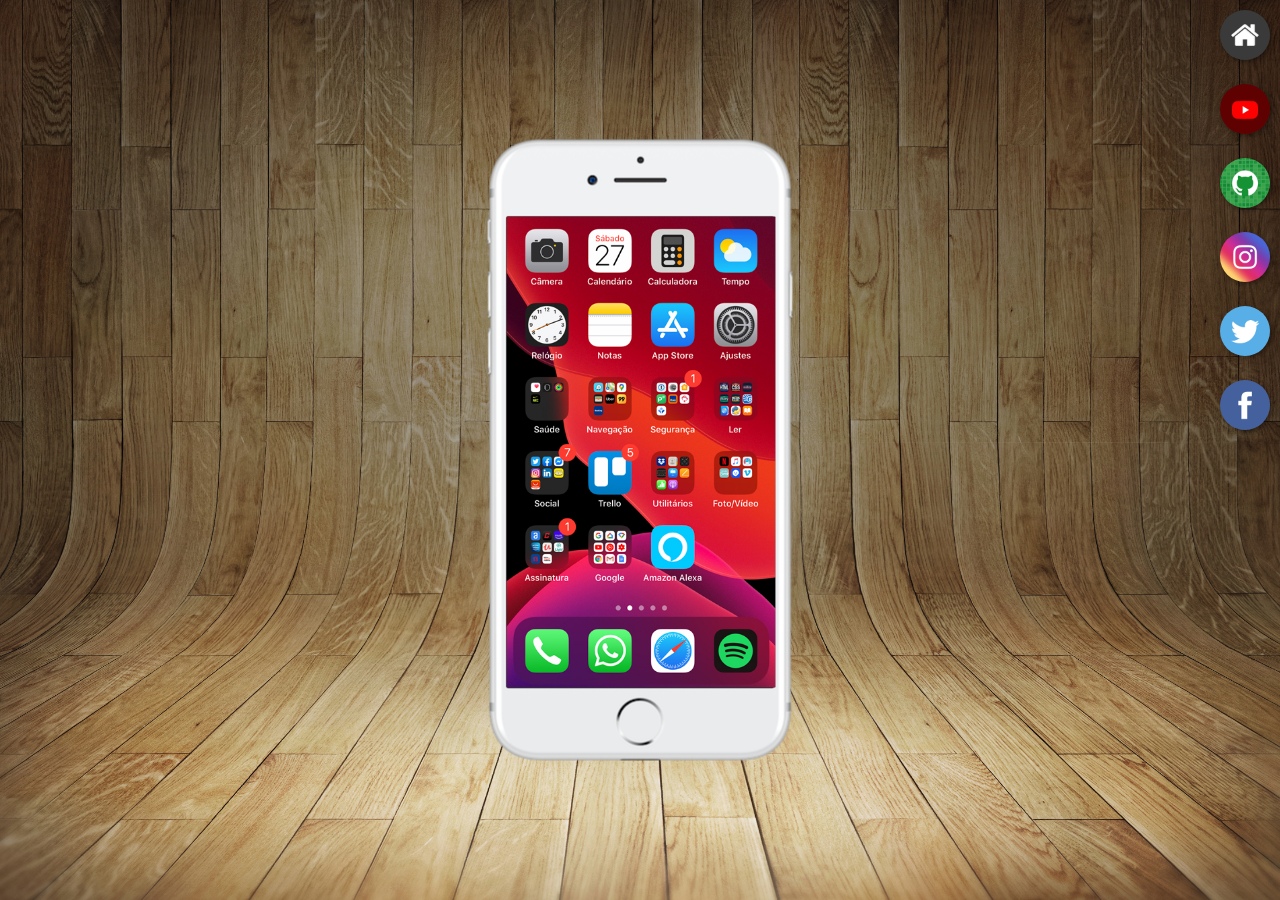
<file: index.html>
<!DOCTYPE html>
<html lang="pt-br">
<head>
    <meta charset="UTF-8">
    <meta http-equiv="X-UA-Compatible" content="IE=edge">
    <meta name="viewport" content="width=device-width, initial-scale=1.0">
    <link rel="shortcut icon" href="favicon.ico" type="image/x-icon">
    <link rel="stylesheet" href="estilos/style.css">
    <title>Projeto Redes Sociais</title>
</head>
<body>
    <main>
        <section id="telefone">
            <iframe src="home.html" name="tela" id="tela" frameborder="0">
                Seu navegador não é compatível
            </iframe>
        </section>
        <section id="redes-sociais">
            <a href="home.html" target="tela"><img src="imagens/logo-home.jpg" alt=""></a><br>
            <a href="youtube.html" target="tela"><img src="imagens/logo-youtube.jpg" alt=""></a><br>
            <a href="github.html" target="tela"><img src="imagens/logo-github.jpg" alt=""></a><br>
            <a href="instagram.html" target="tela"><img src="imagens/logo-instagram.jpg" alt=""></a><br>
            <a href="twitter.html" target="tela"><img src="imagens/logo-twitter.jpg" alt=""></a><br>
            <a href="facebook.html" target="tela"><img src="imagens/logo-facebook.jpg" alt=""></a>
        </section>
    </main>
</body>
</html>
</file>
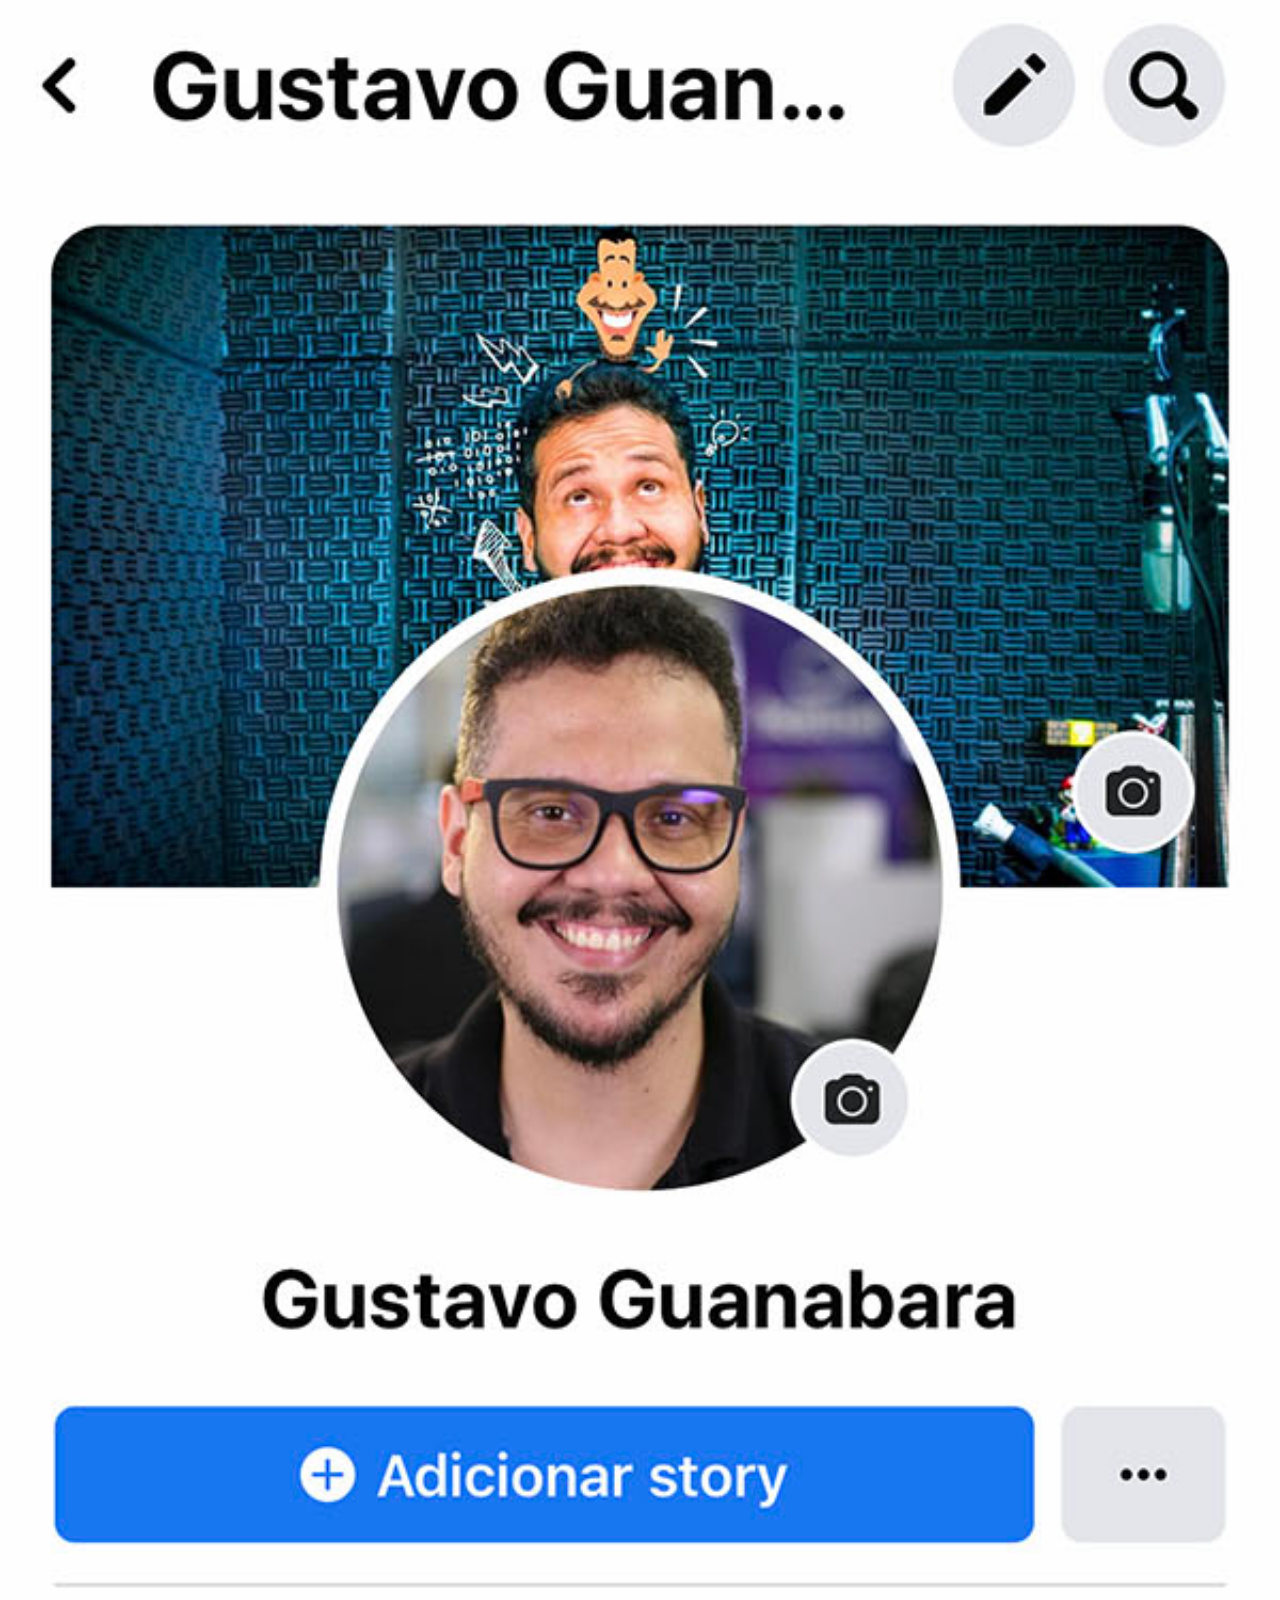
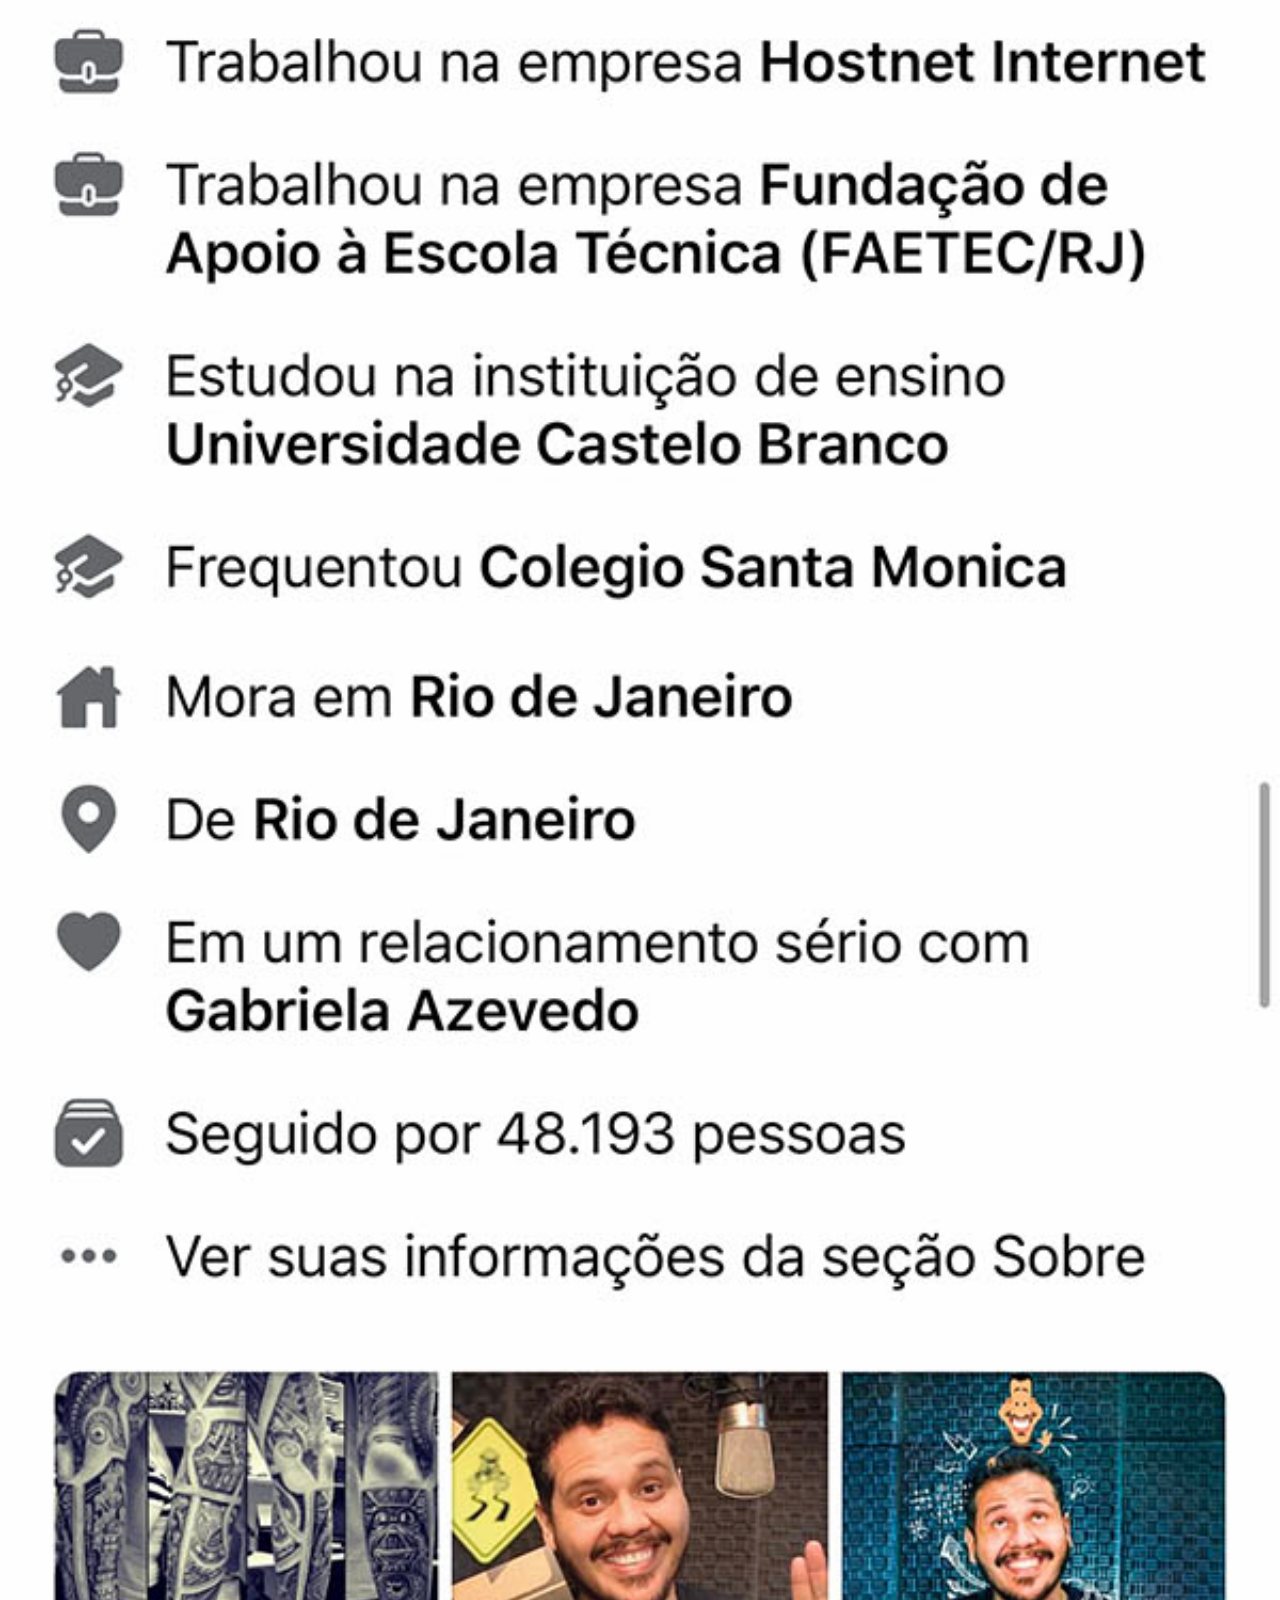
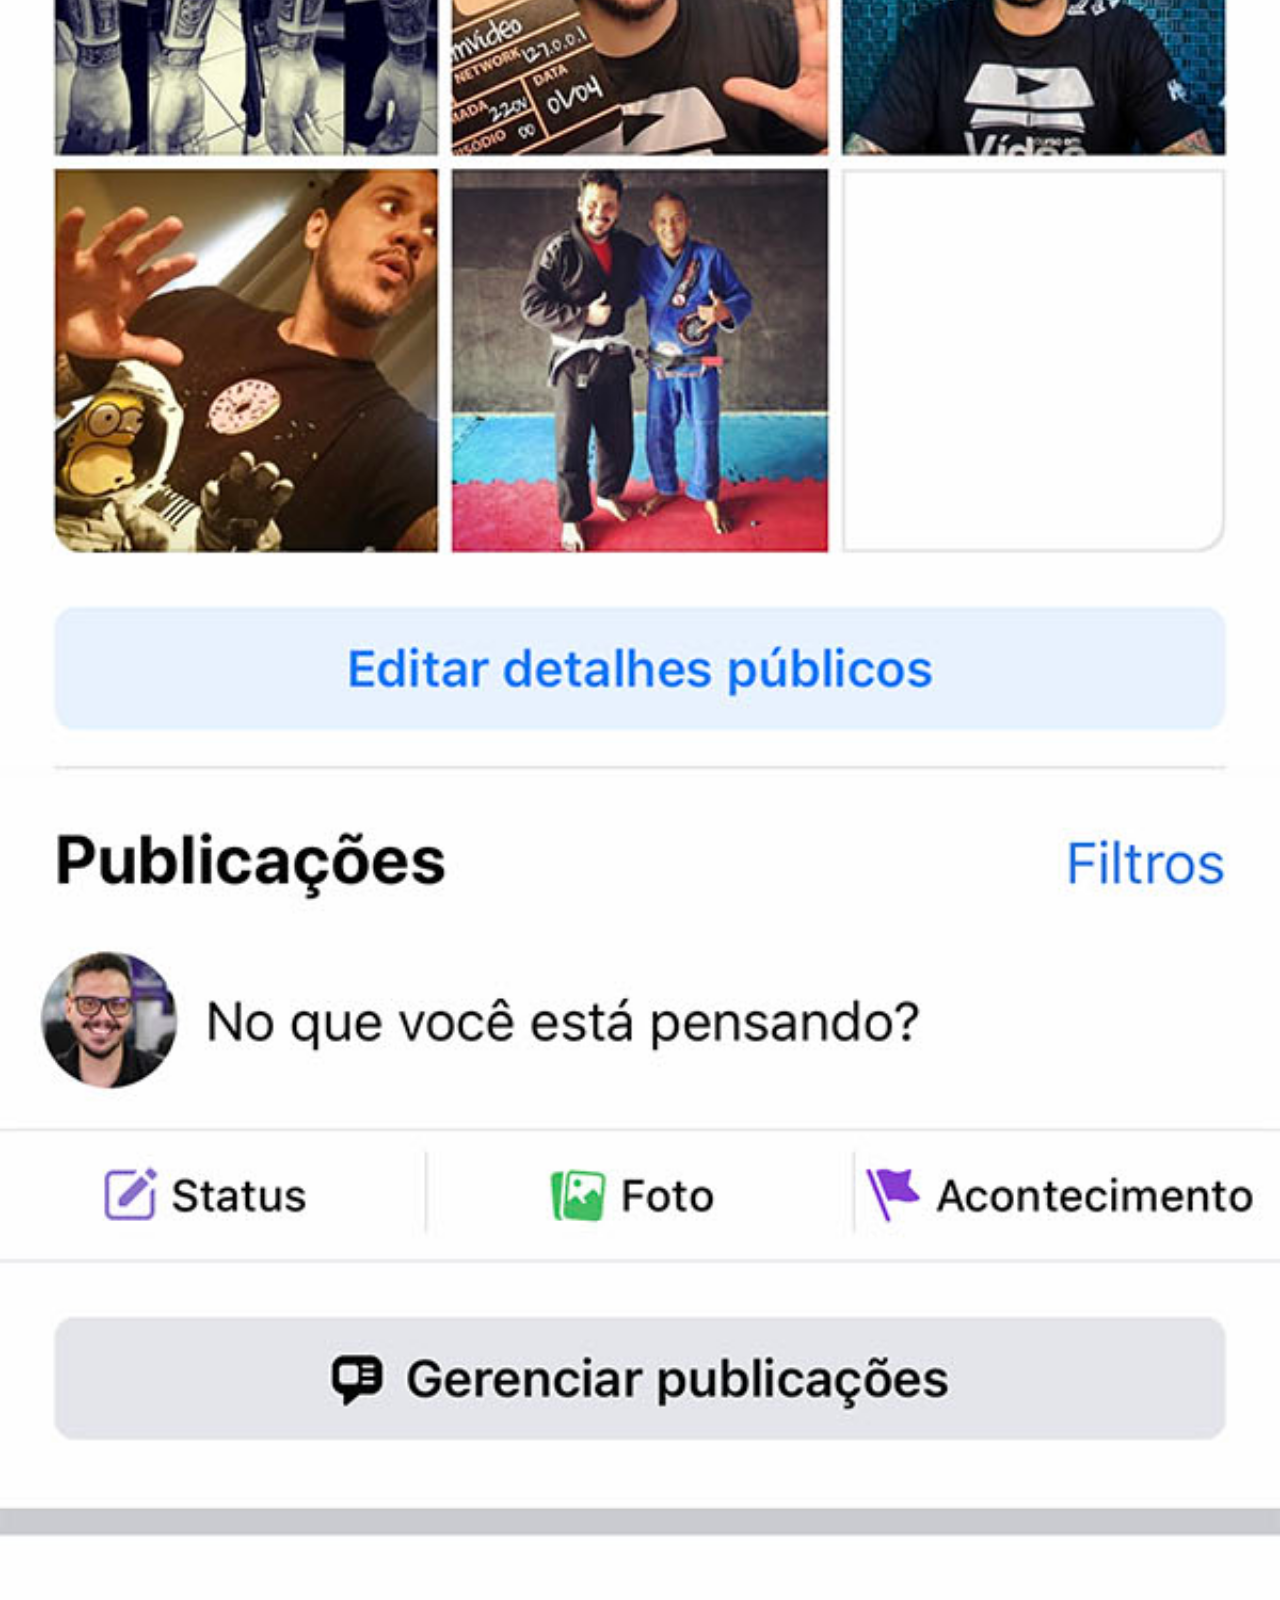
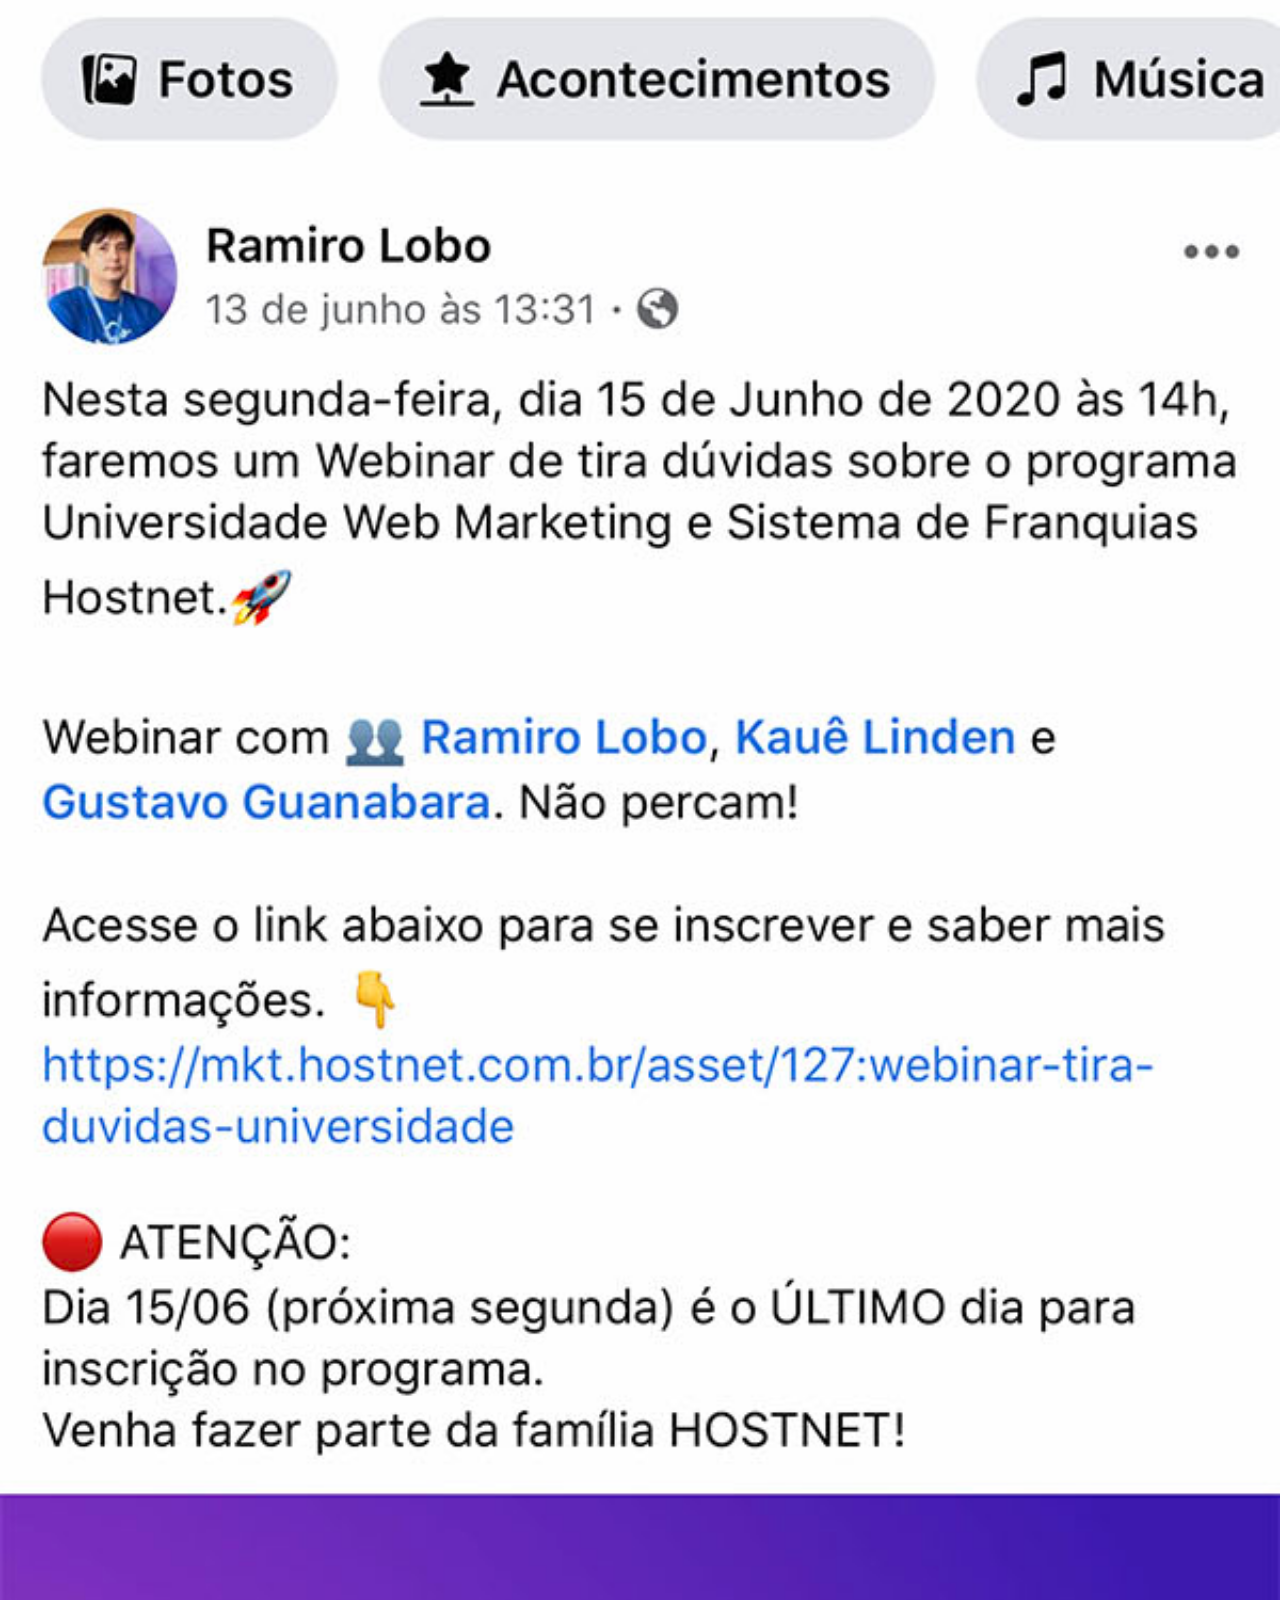
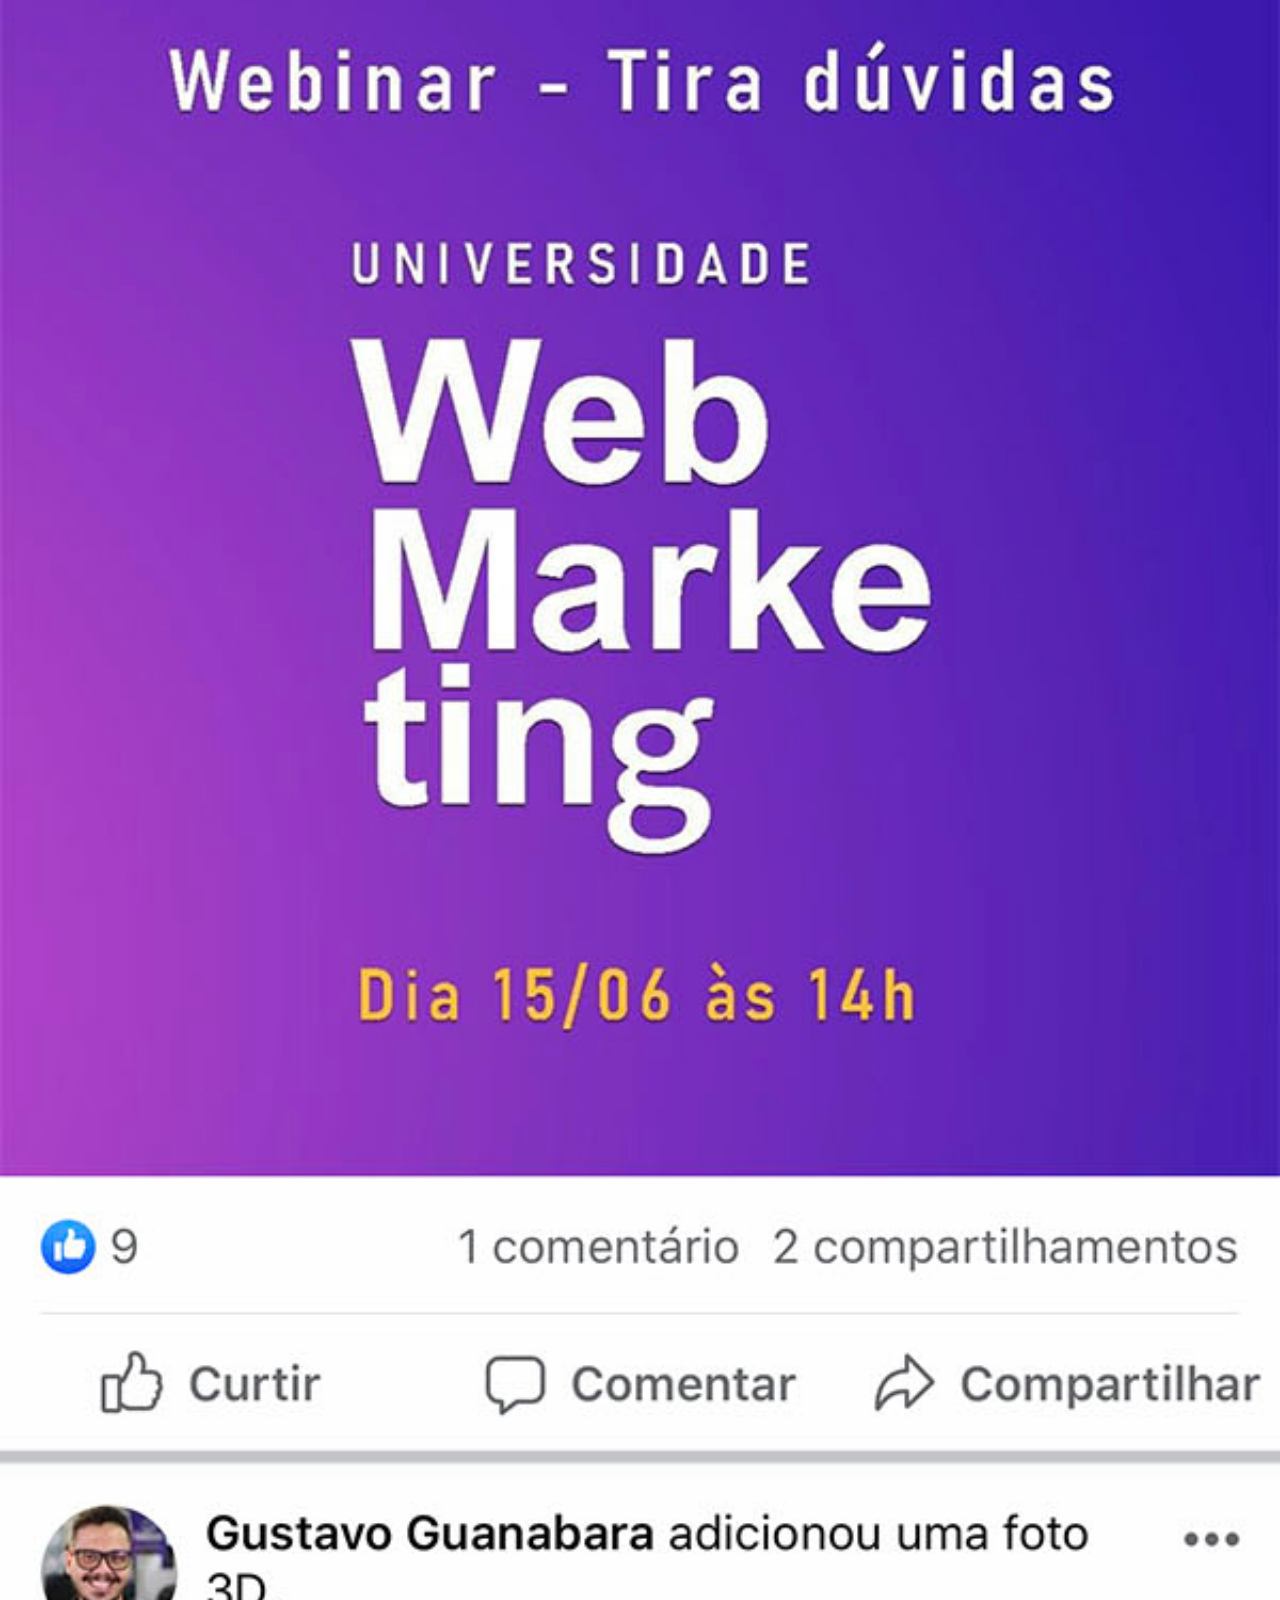
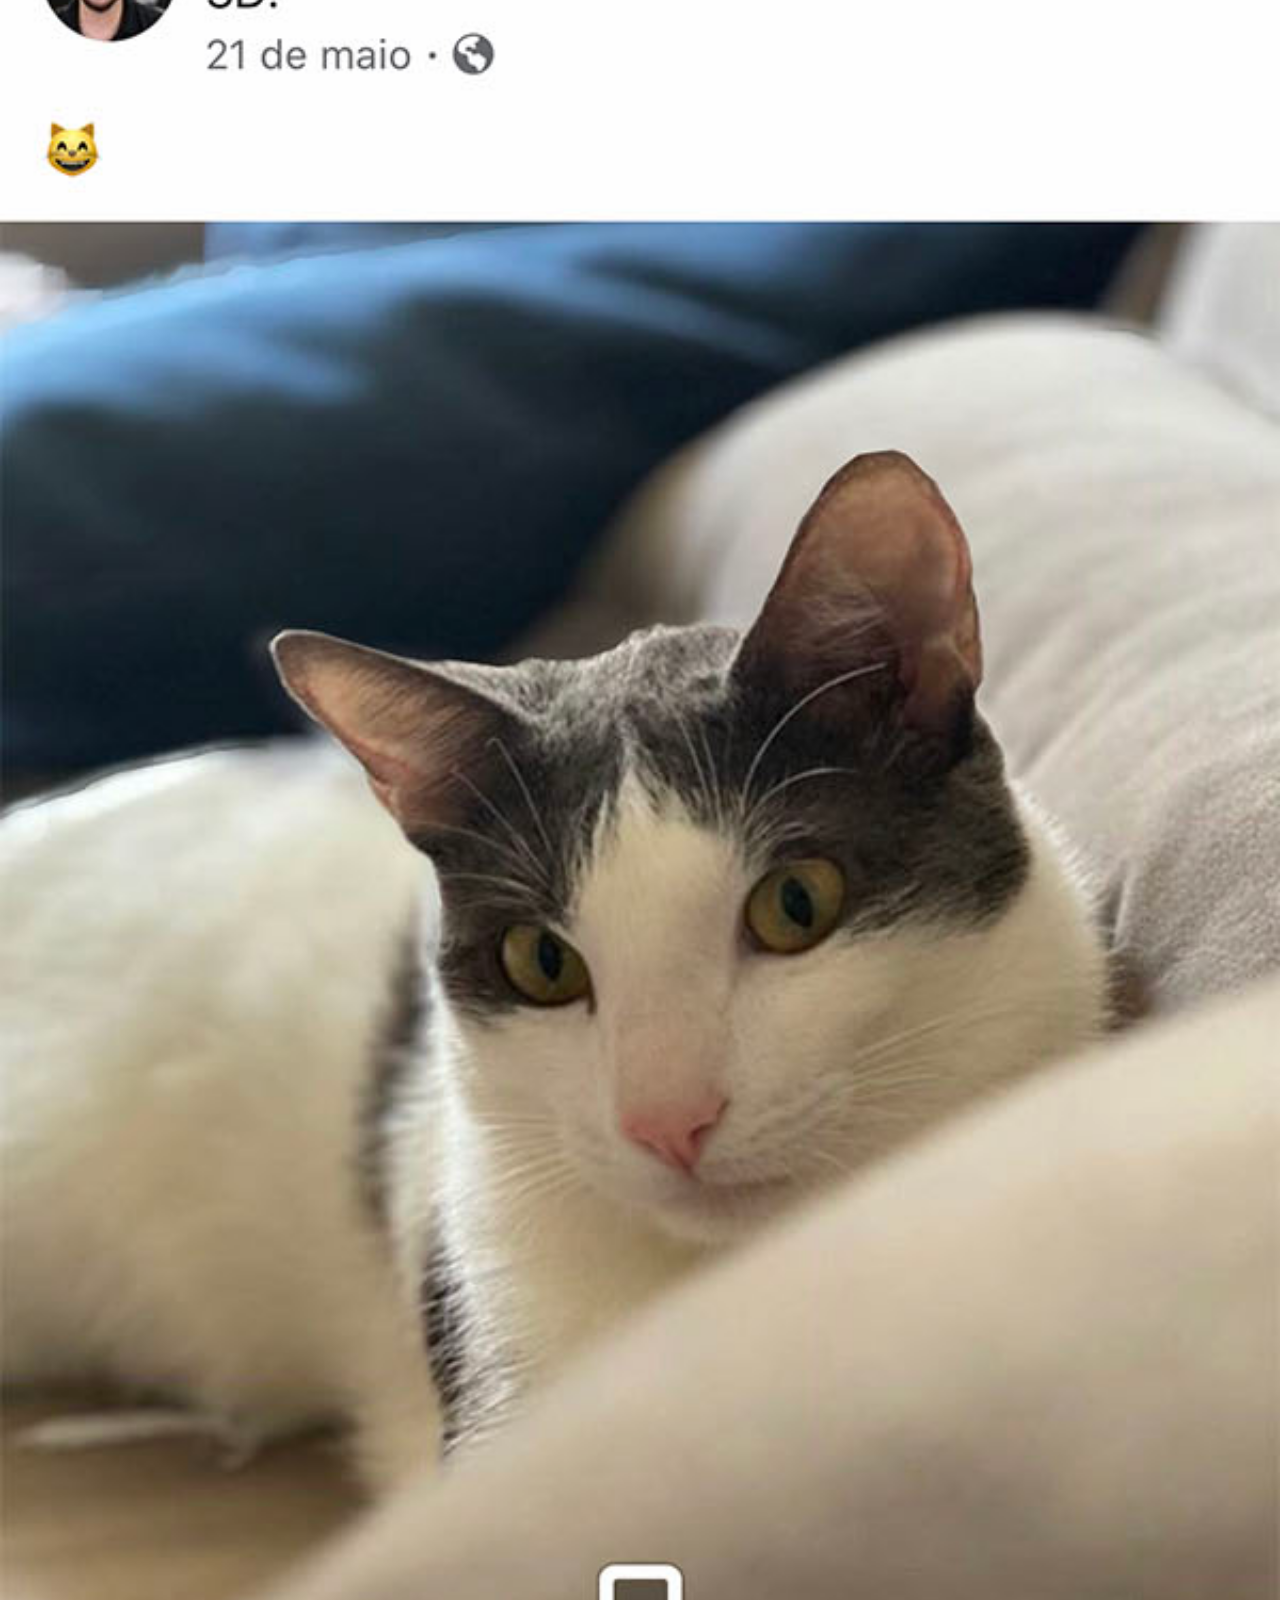
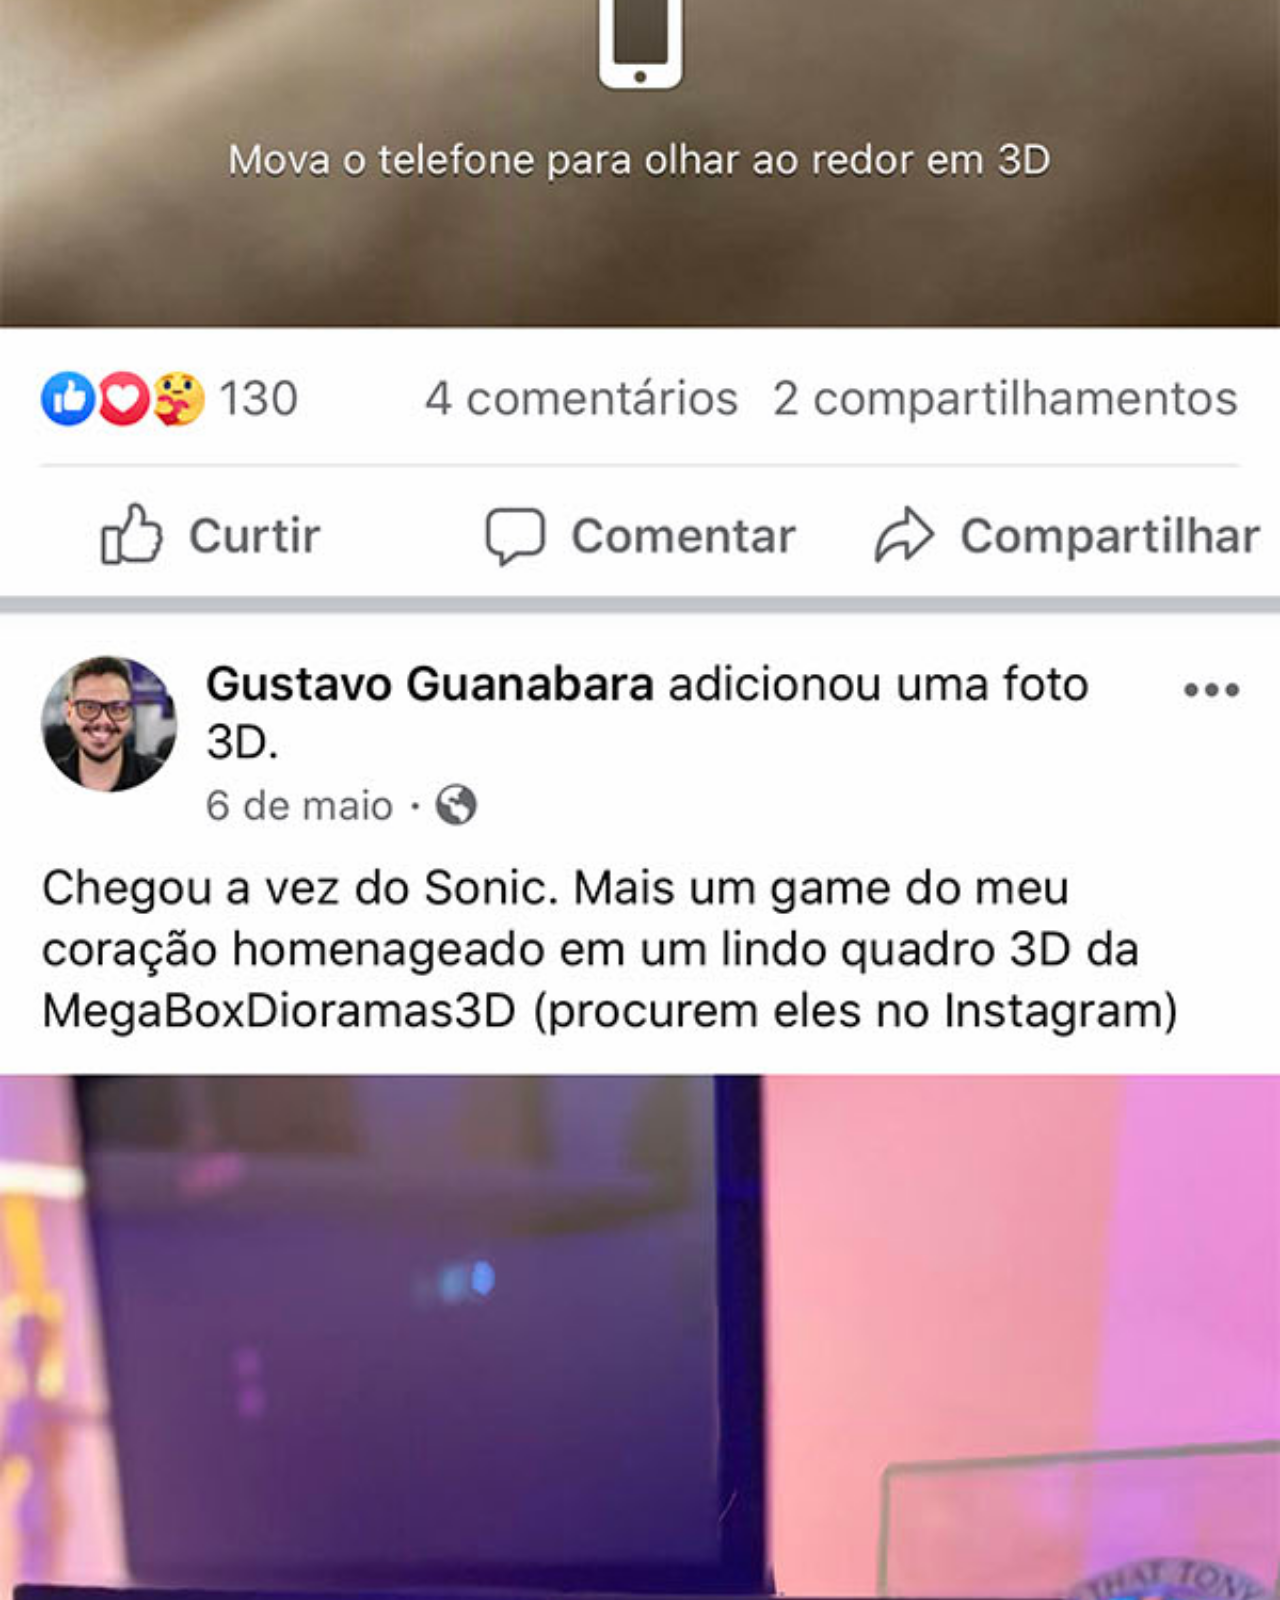
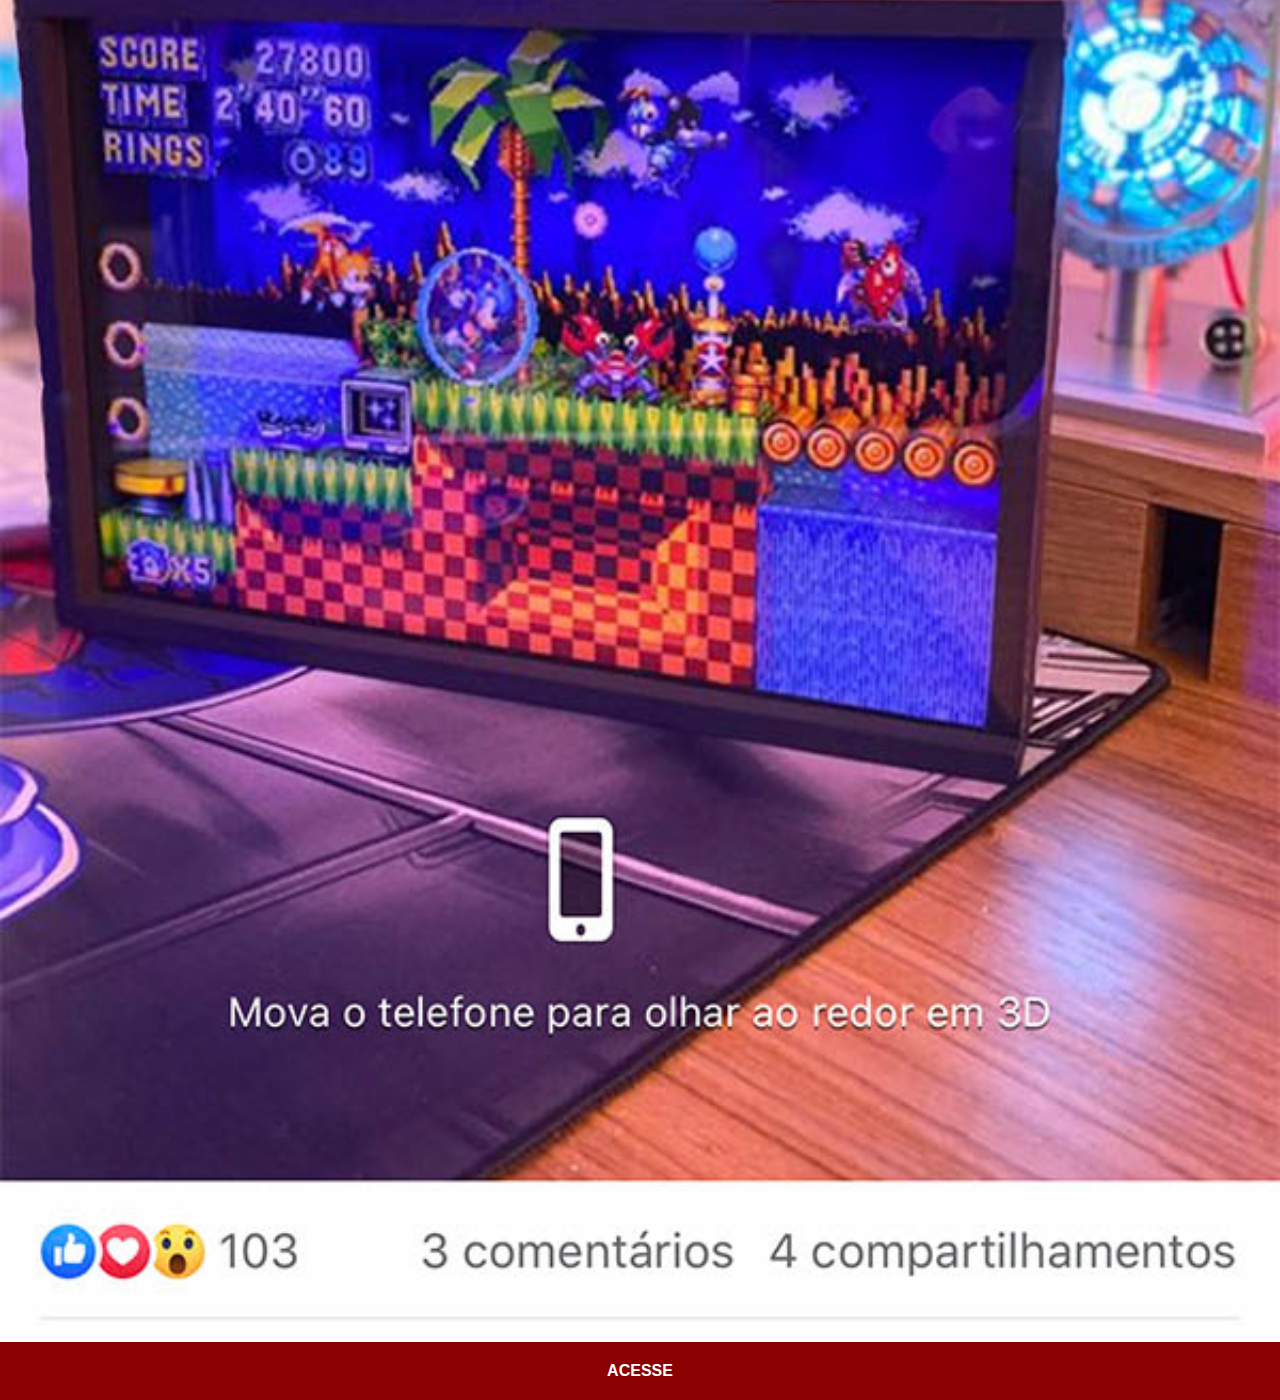
<file: facebook.html>
<!DOCTYPE html>
<html lang="pt-br">
<head>
    <meta charset="UTF-8">
    <meta http-equiv="X-UA-Compatible" content="IE=edge">
    <meta name="viewport" content="width=device-width, initial-scale=1.0">
    <title>Facebook</title>
    <link rel="stylesheet" href="estilos/social.css">
</head>
<body>
    <img src="imagens/tela-facebook.jpg" alt="Instagram">
    <a href="https://www.facebook.com/" target="_blank">ACESSE</a>
</body>
</html>
</file>
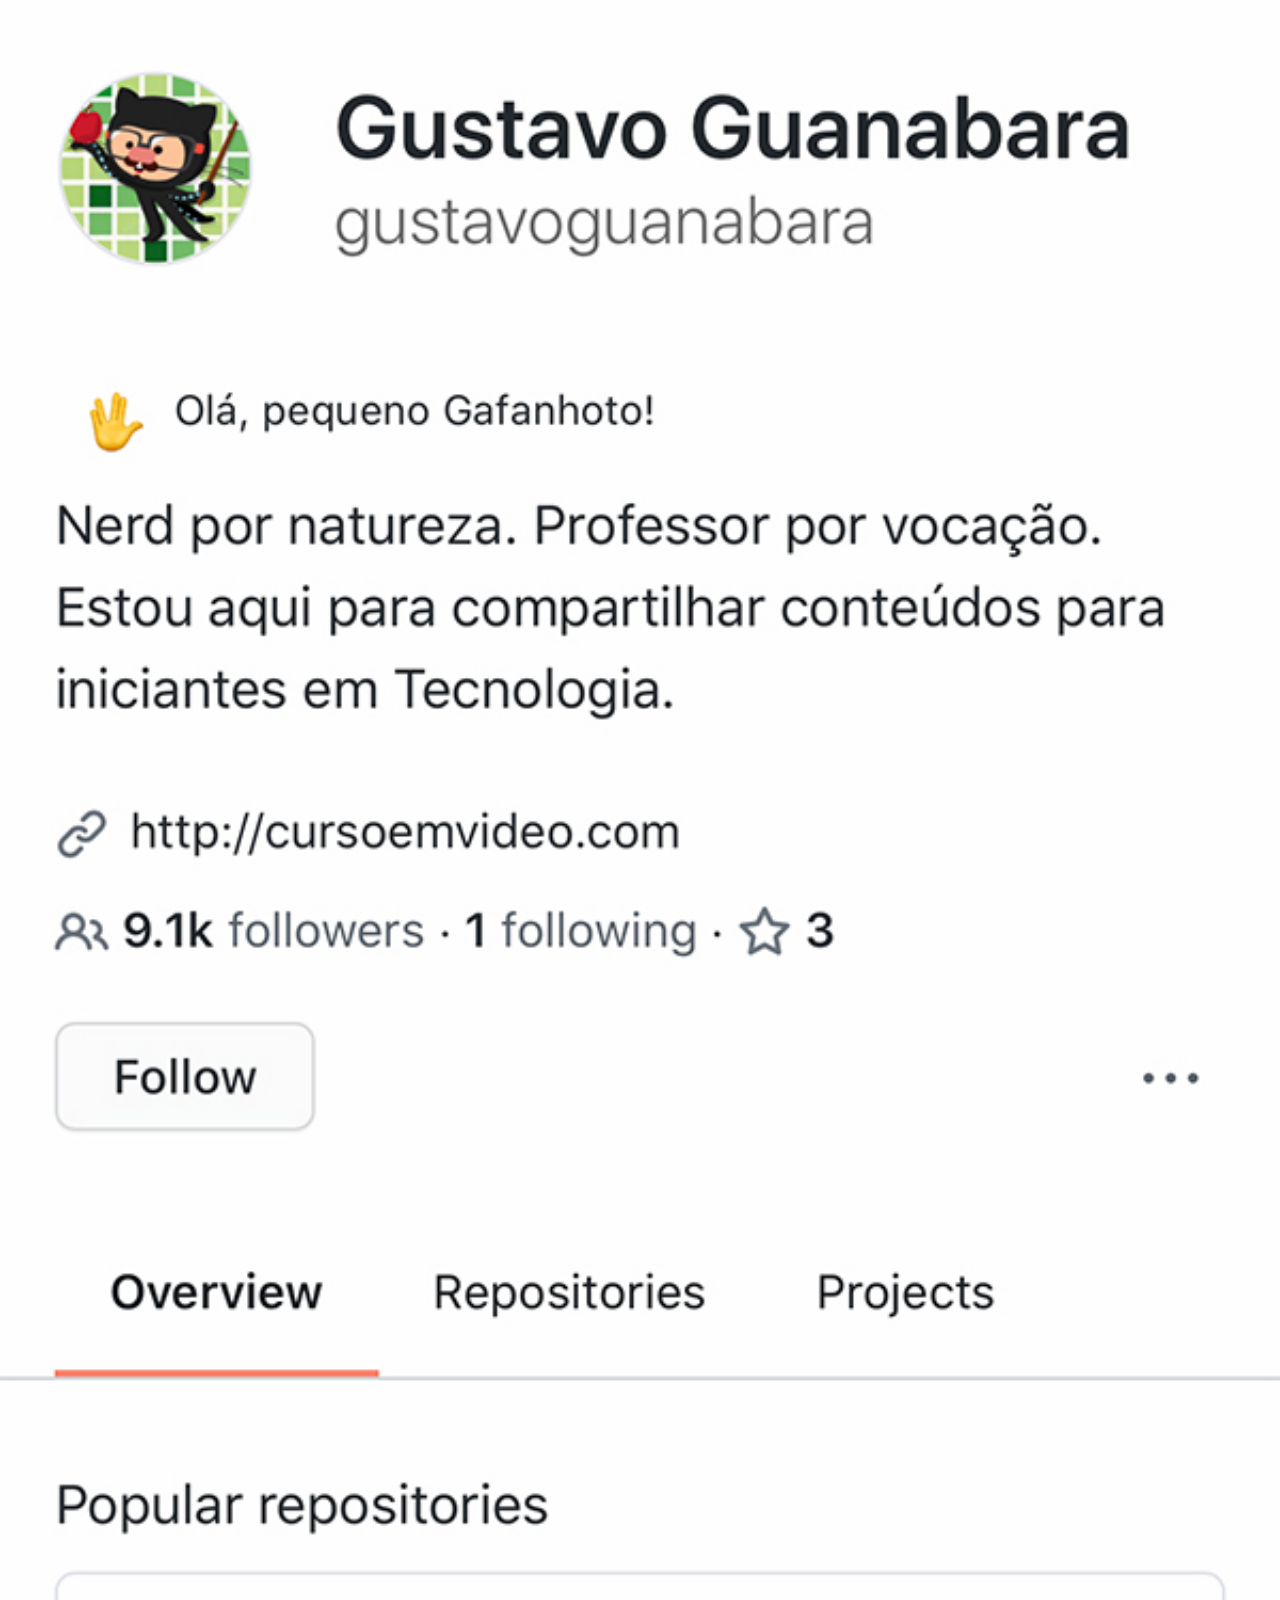
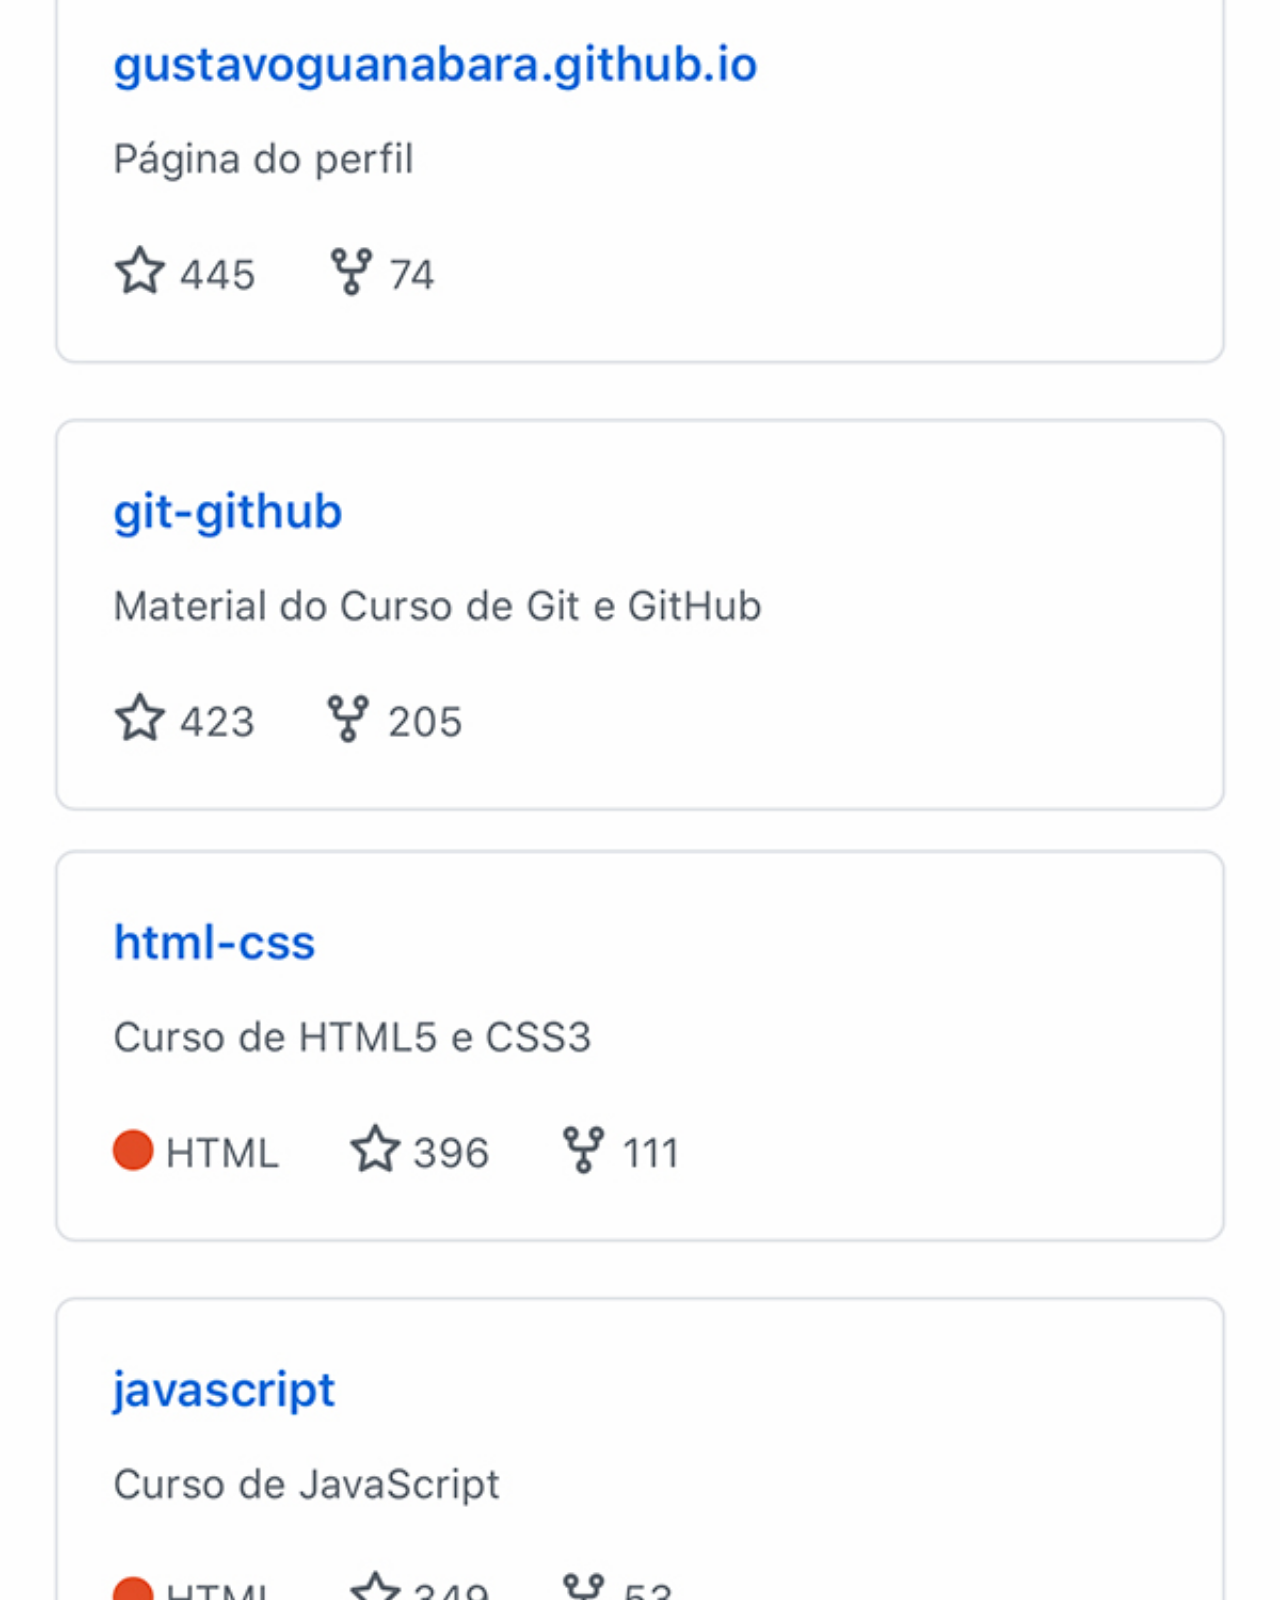
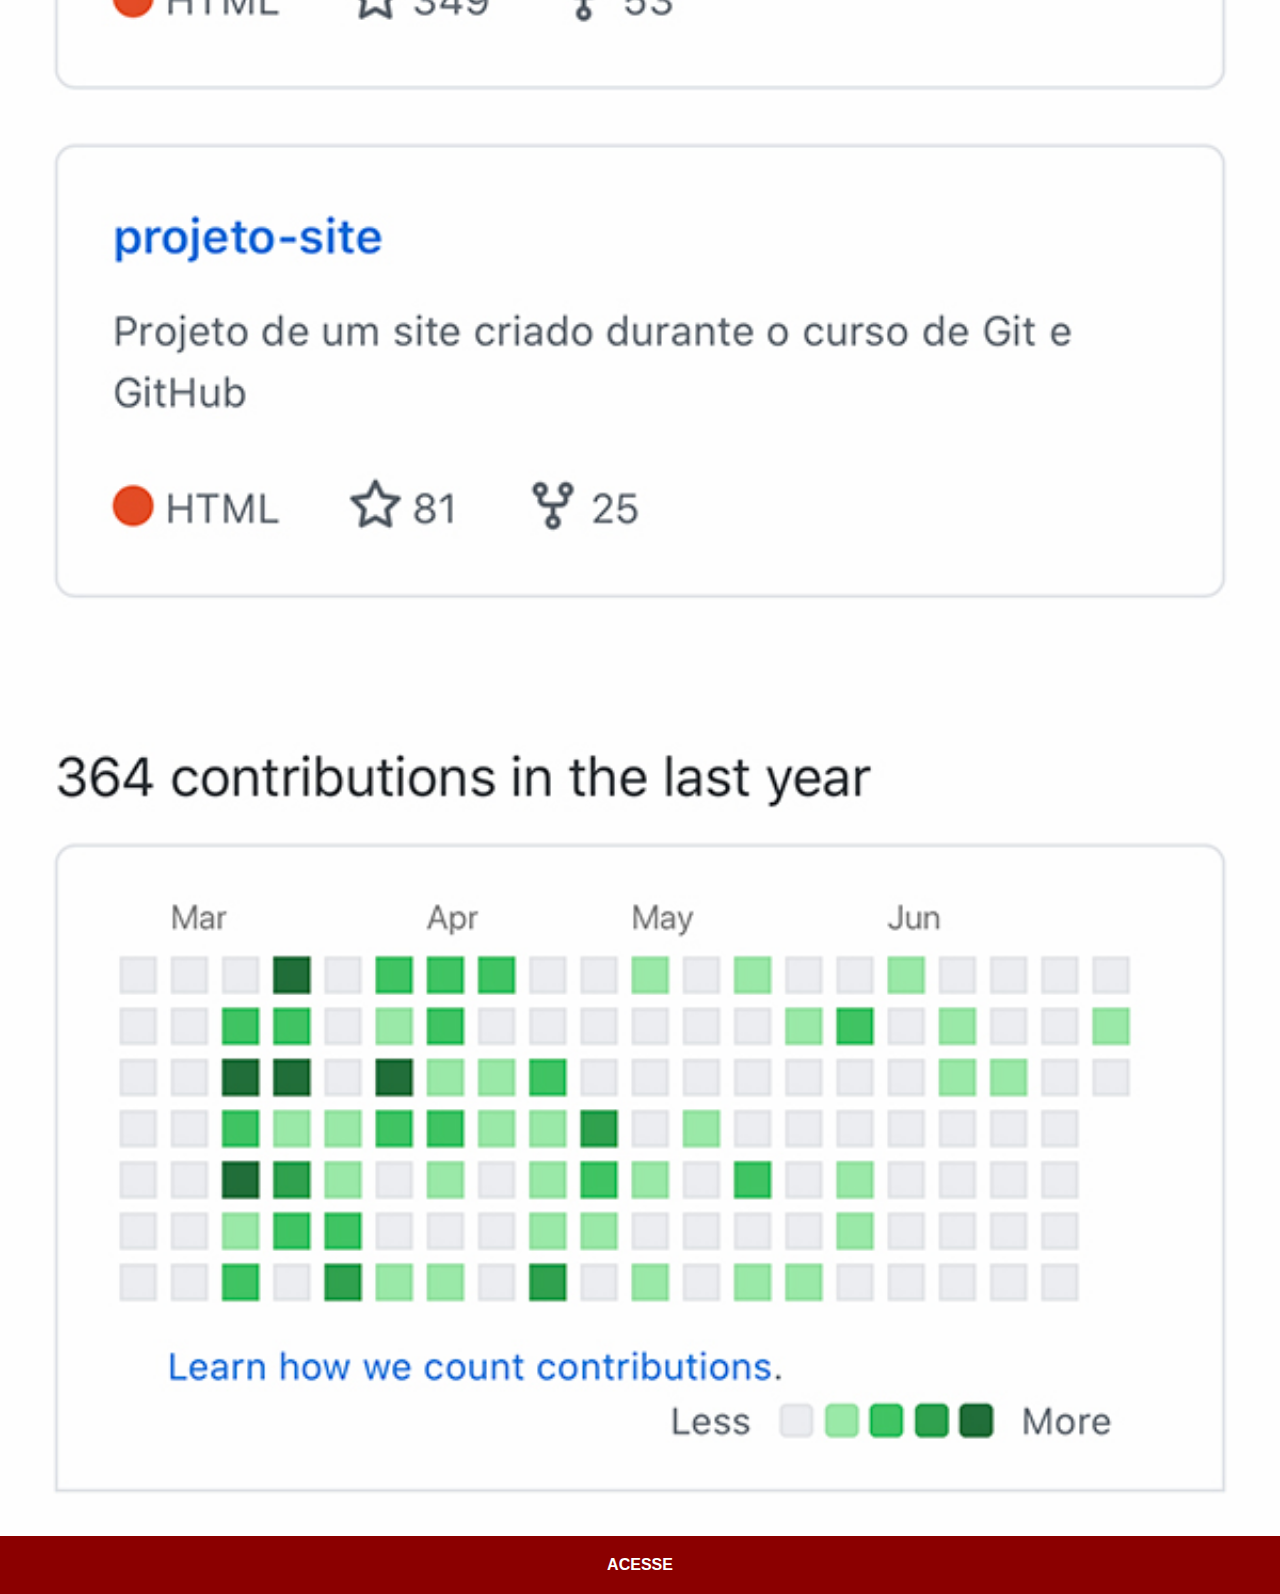
<file: github.html>
<!DOCTYPE html>
<html lang="pt-br">
<head>
    <meta charset="UTF-8">
    <meta http-equiv="X-UA-Compatible" content="IE=edge">
    <meta name="viewport" content="width=device-width, initial-scale=1.0">
    <title>GitHub</title>
    <link rel="stylesheet" href="estilos/social.css">
</head>
<body>
    <img src="imagens/tela-github.jpg" alt="GitHub">
    <a href="https://github.com/gustavoguanabara" target="_blank">ACESSE</a>
</body>
</html>
</file>
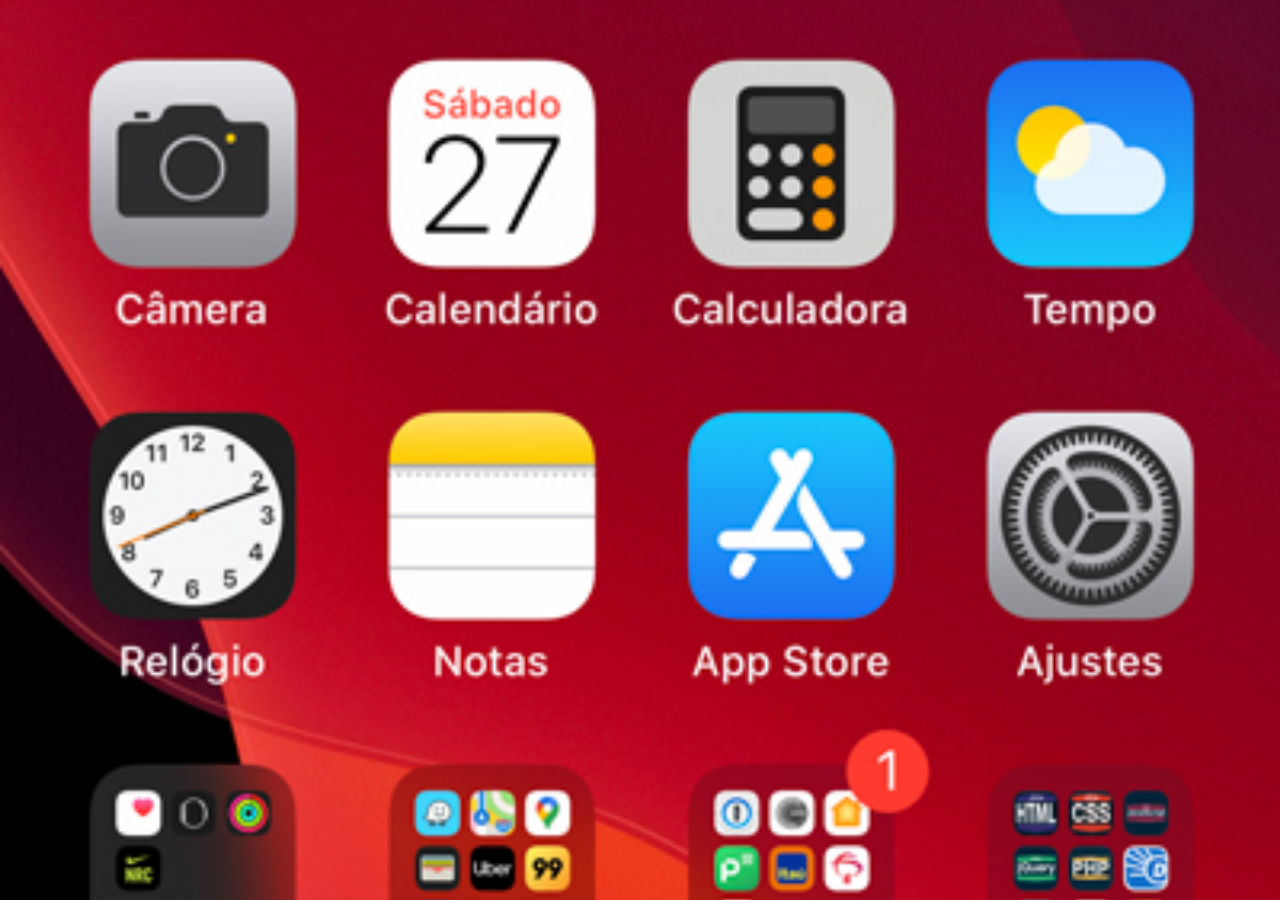
<file: home.html>
<!DOCTYPE html>
<html lang="pt-br">
<head>
    <meta charset="UTF-8">
    <meta http-equiv="X-UA-Compatible" content="IE=edge">
    <meta name="viewport" content="width=device-width, initial-scale=1.0">
    <title>Document</title>
</head>
    <style>
        *{
            margin: 0px;
            padding: 0px;
        }

        body {
            width: 100vw;
            height: 100vh;
            background: black url('imagens/tela-home.jpg')no-repeat top center;
            background-size: cover;
            
        }
    </style>
</html>
</file>
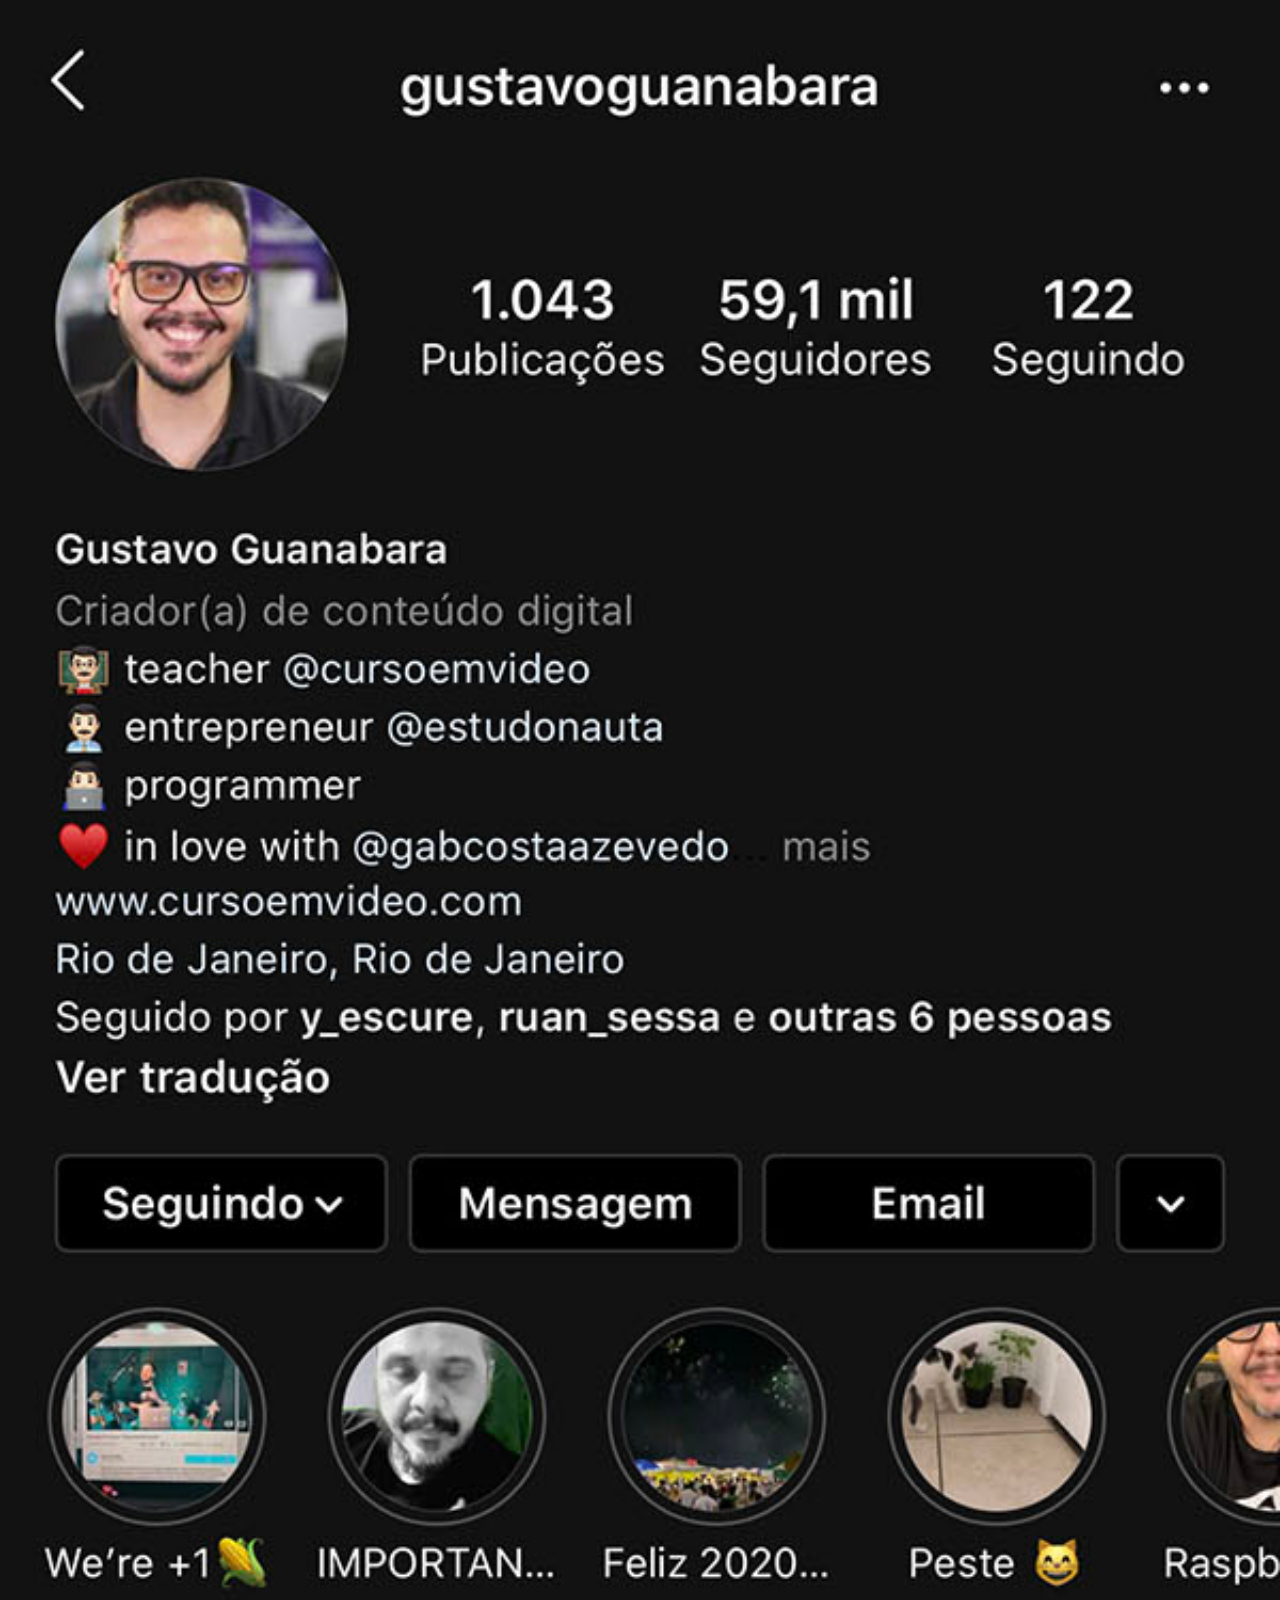
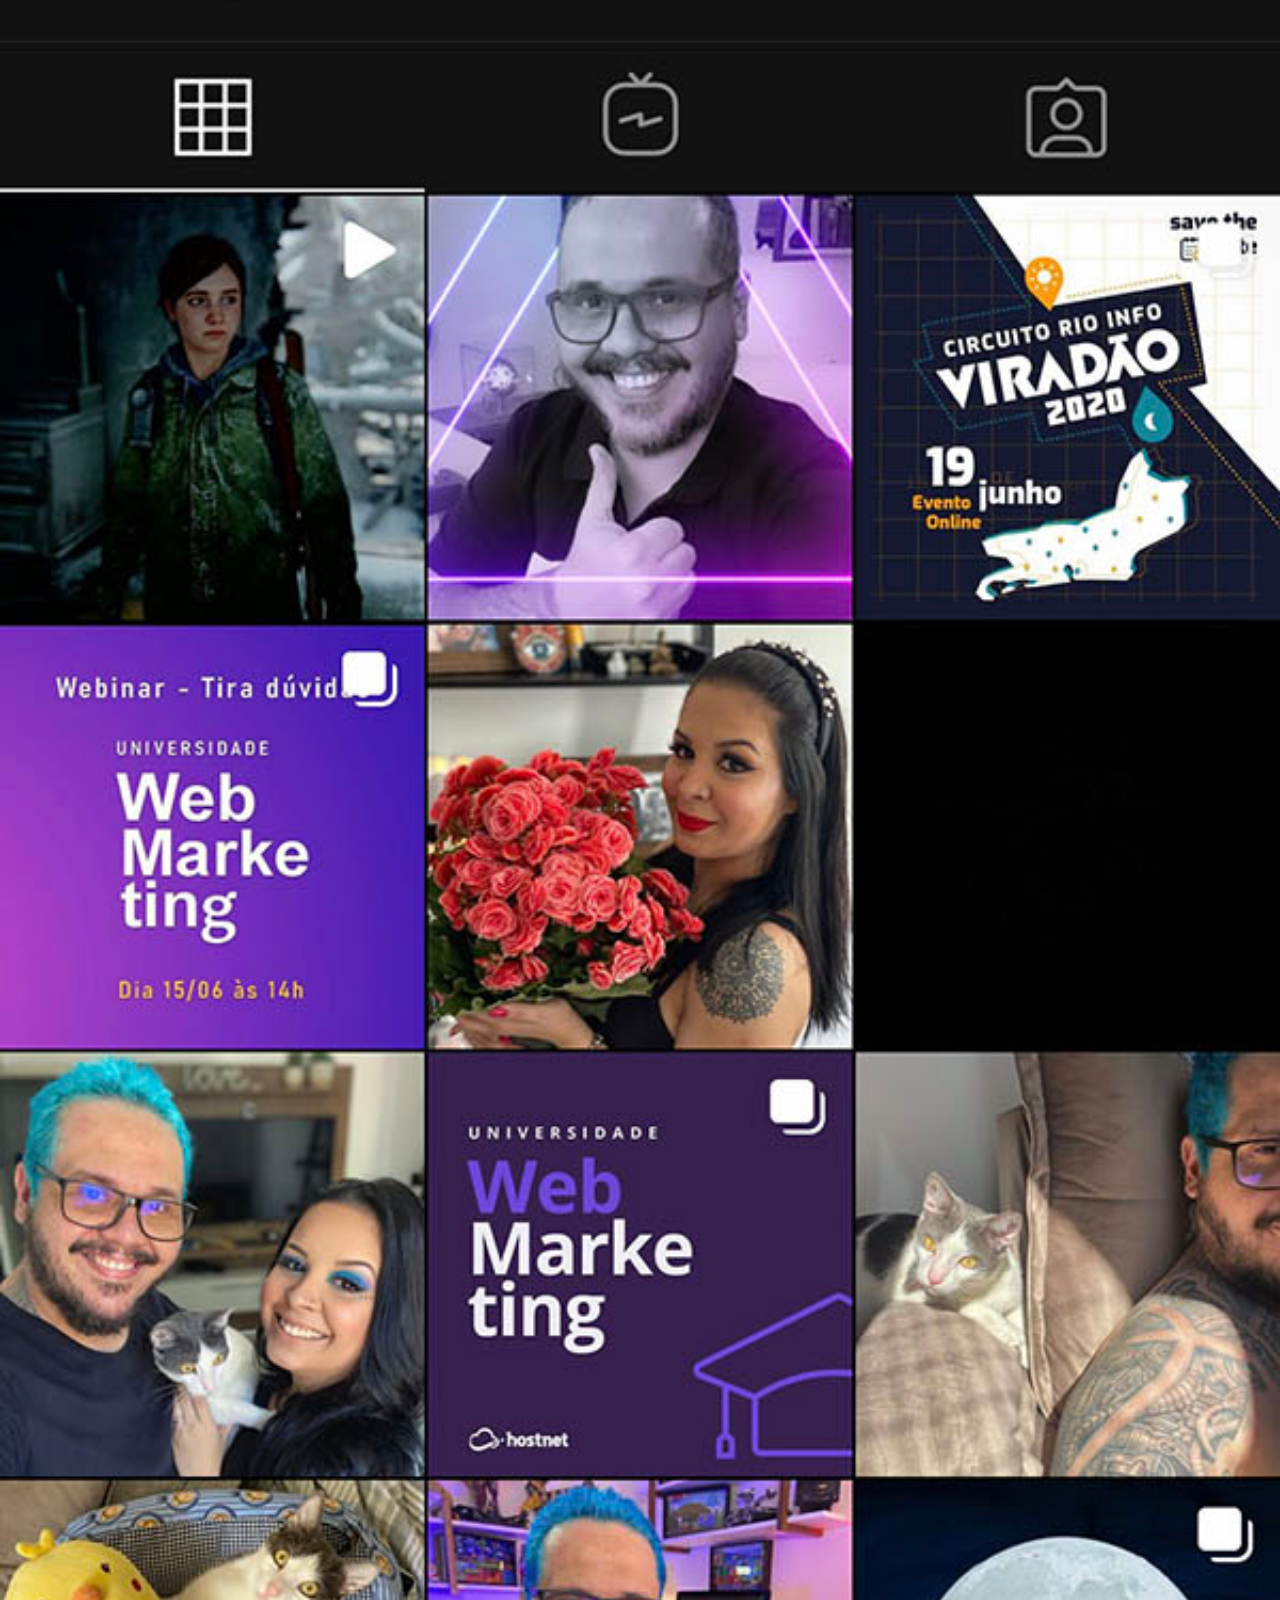
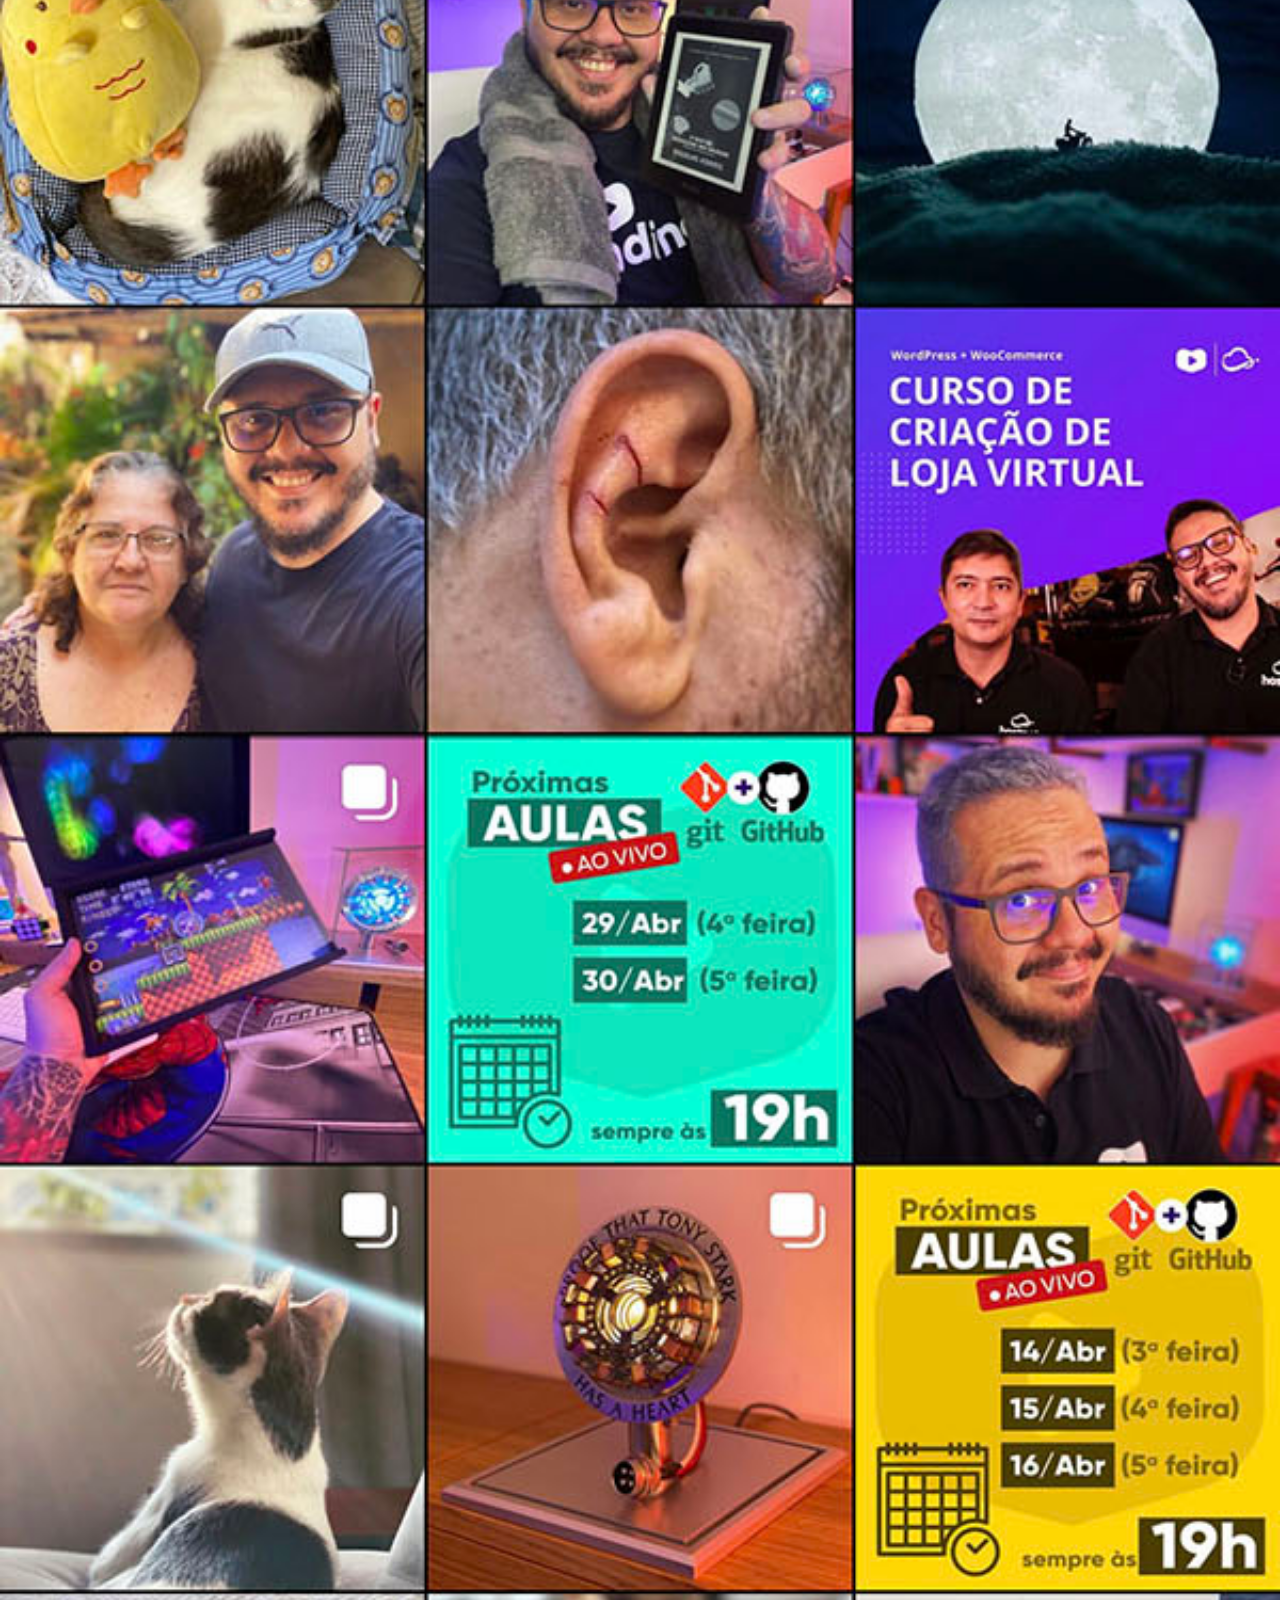
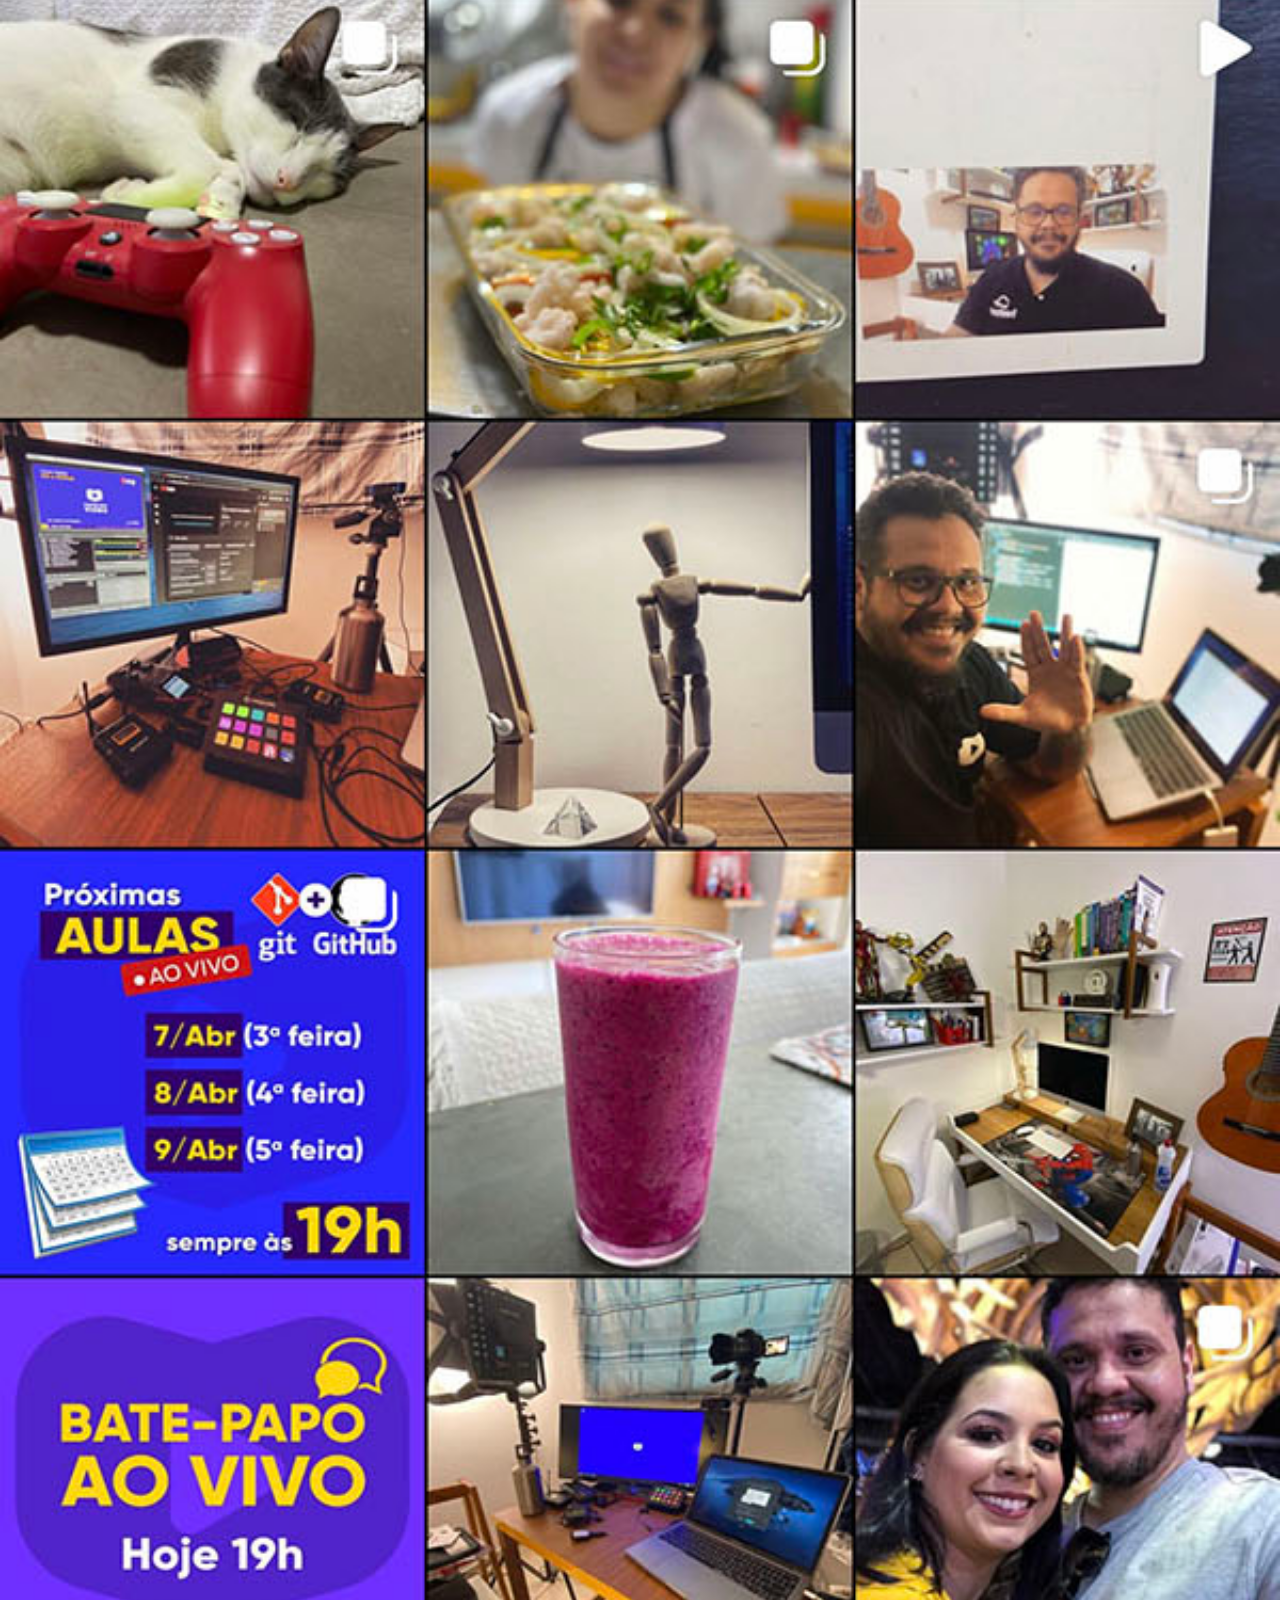
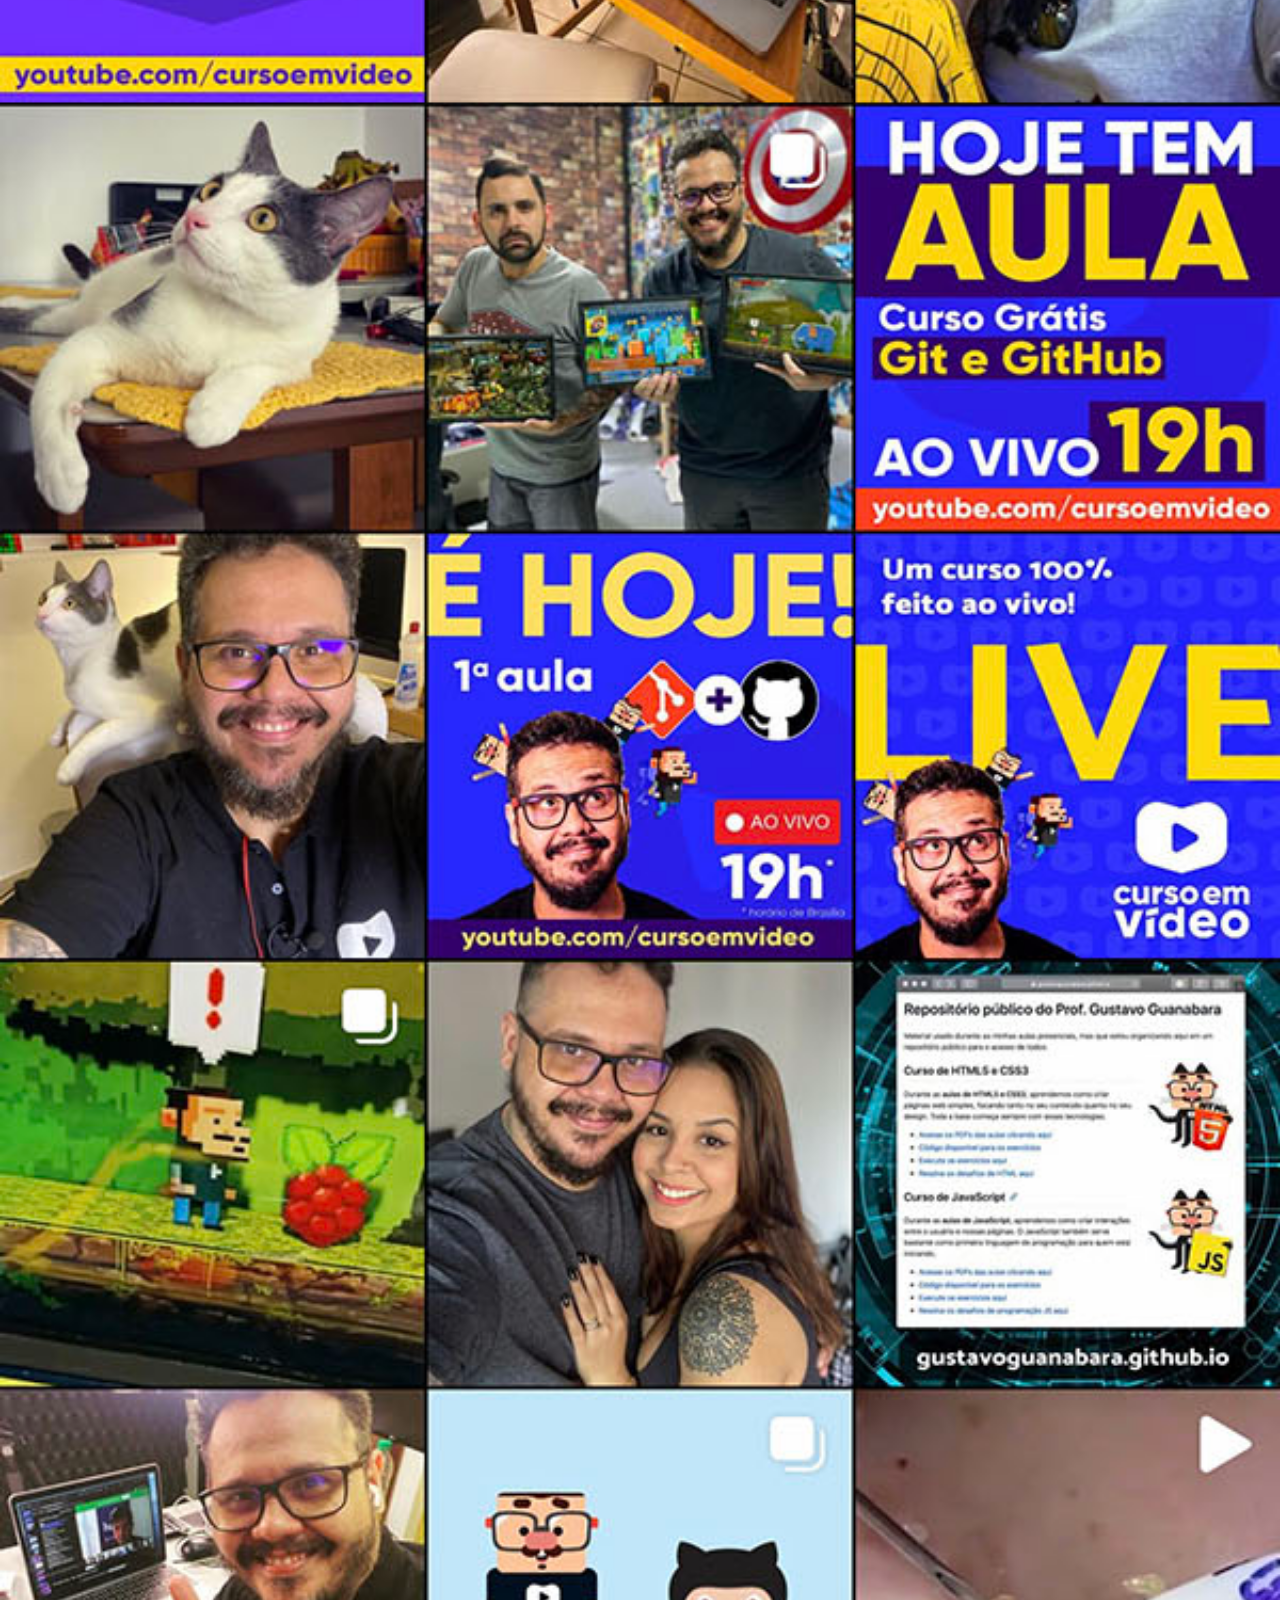
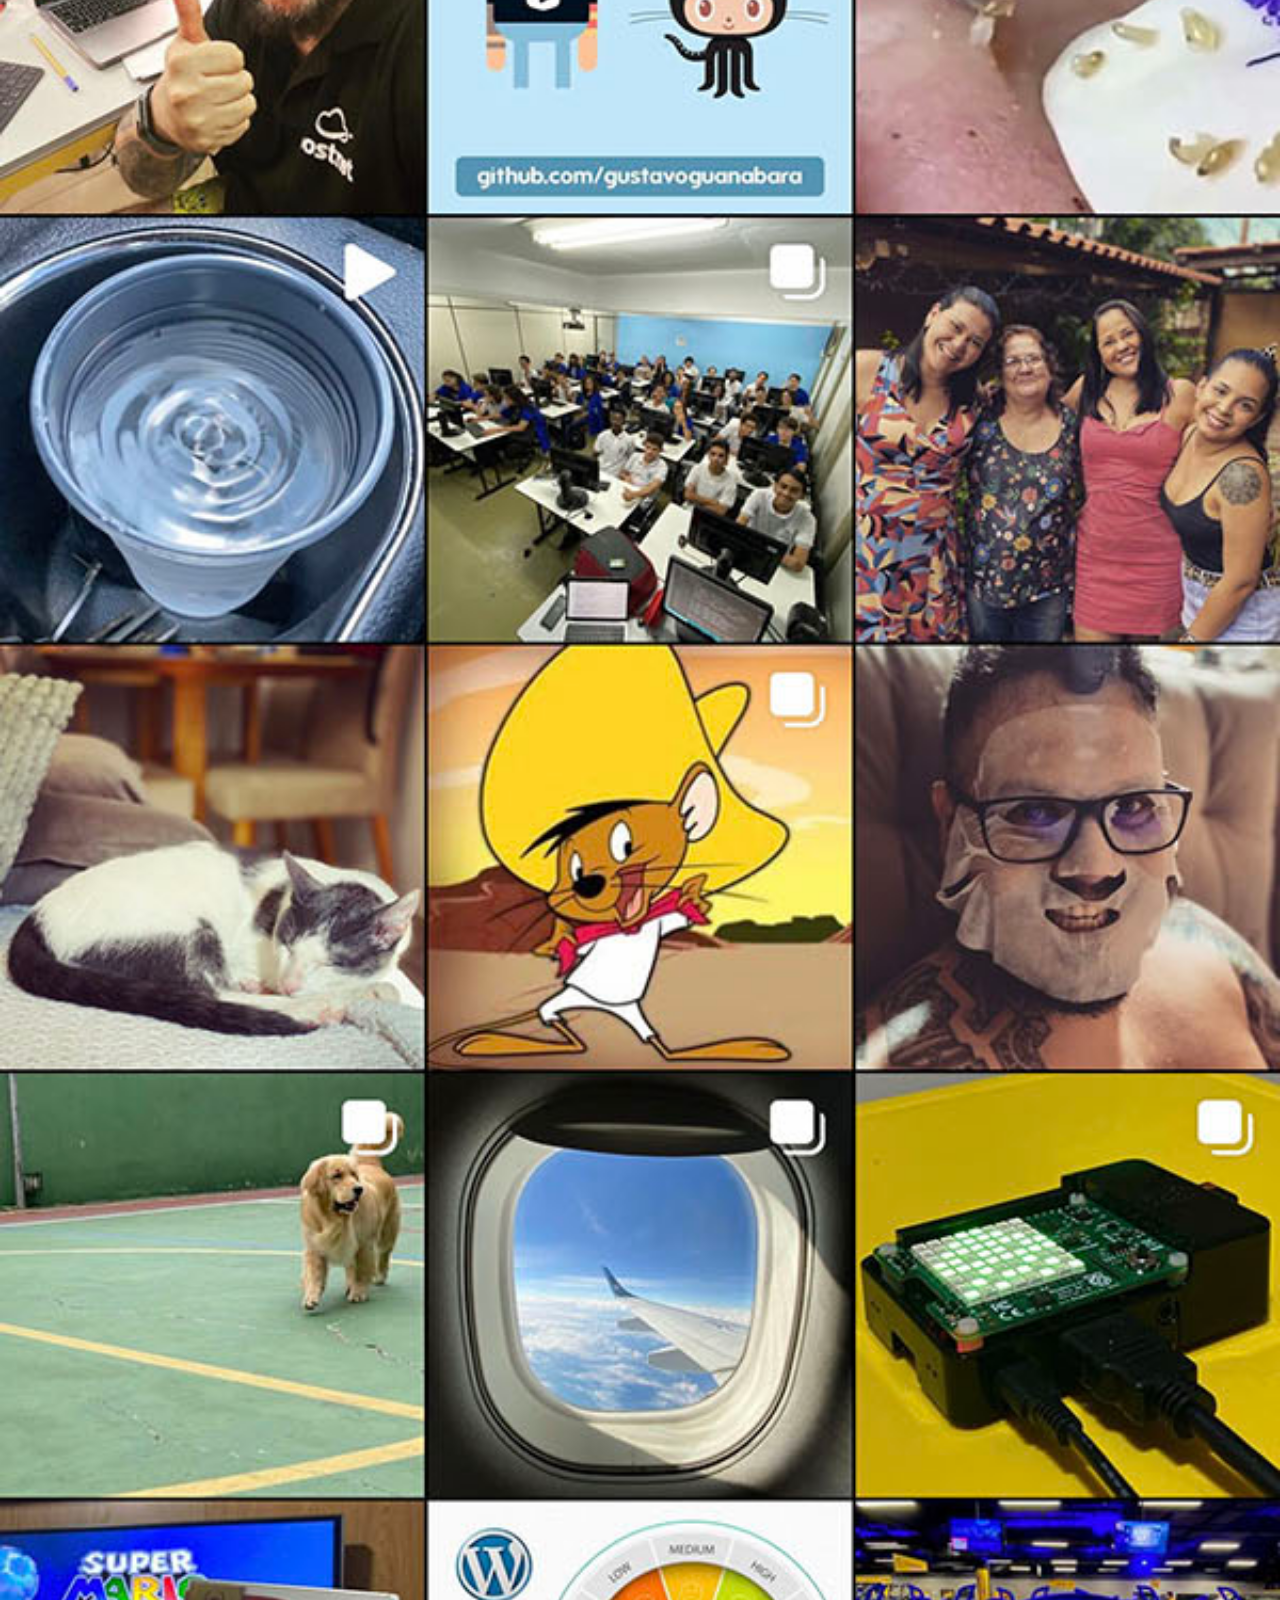
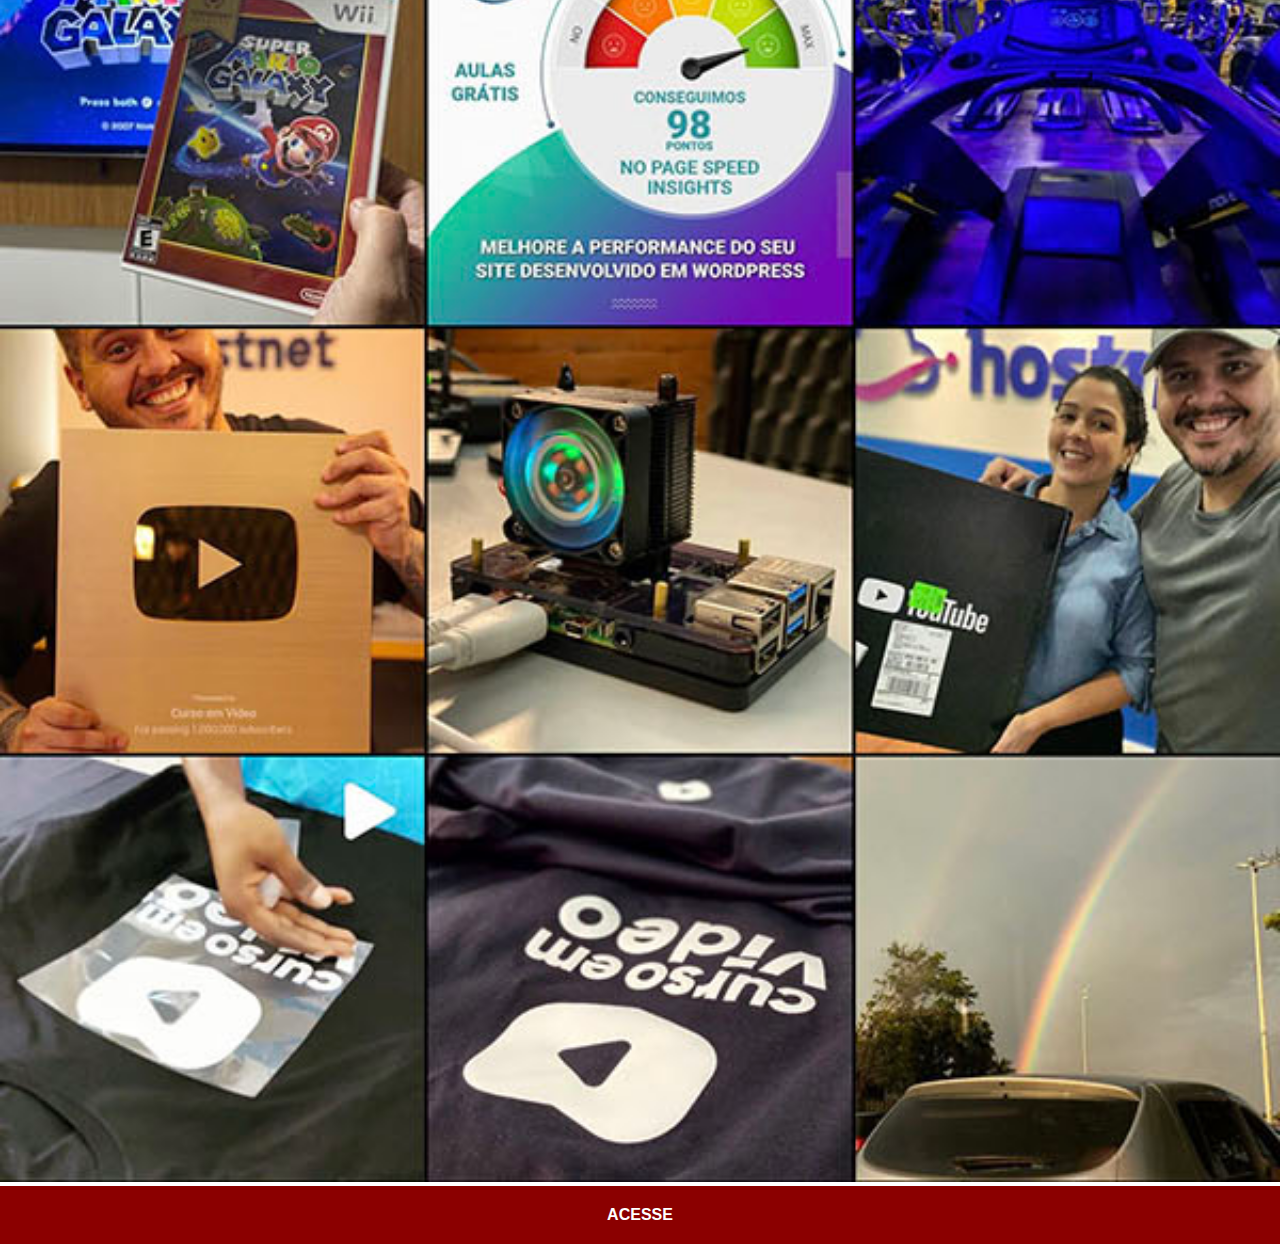
<file: instagram.html>
<!DOCTYPE html>
<html lang="pt-br">
<head>
    <meta charset="UTF-8">
    <meta http-equiv="X-UA-Compatible" content="IE=edge">
    <meta name="viewport" content="width=device-width, initial-scale=1.0">
    <title>Instagram</title>
    <link rel="stylesheet" href="estilos/social.css">
</head>
<body>
    <img src="imagens/tela-instagram.jpg" alt="Instagram">
    <a href="https://www.instagram.com/" target="_blank">ACESSE</a>
</body>
</html>
</file>
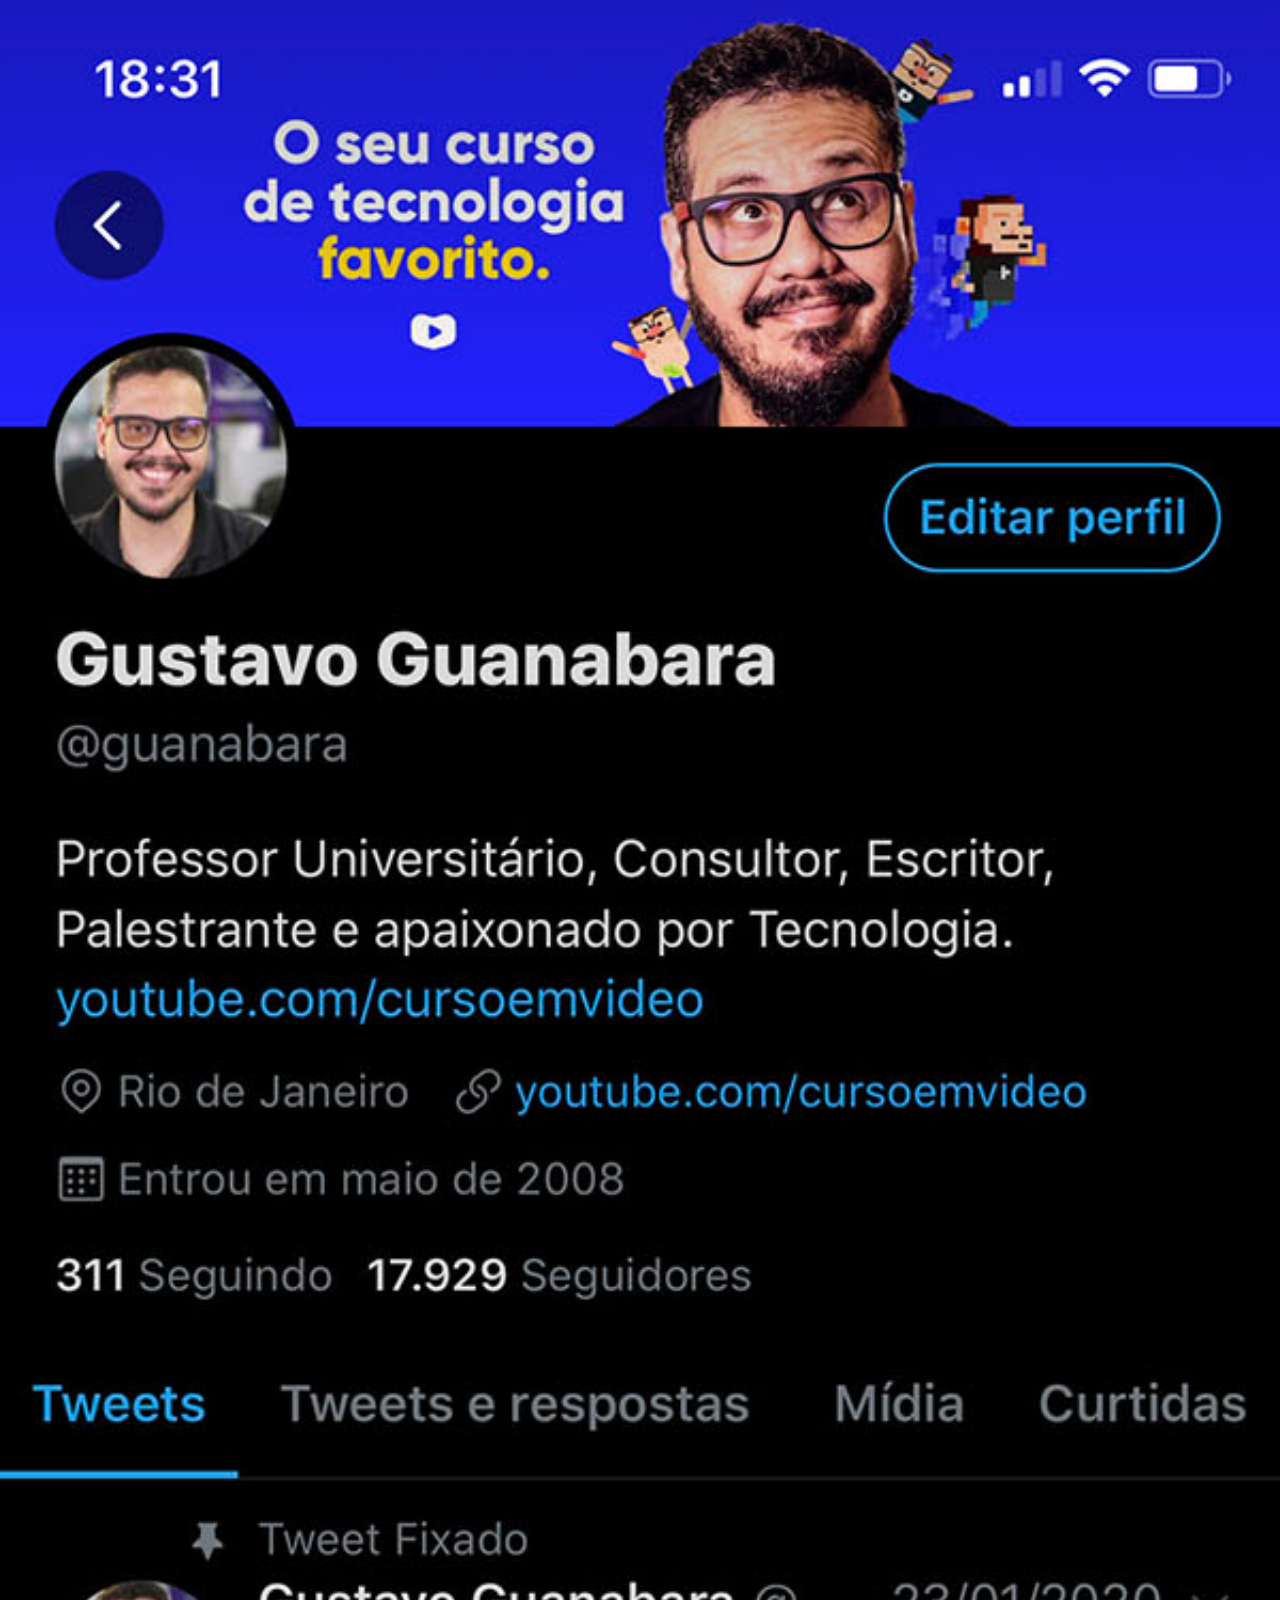
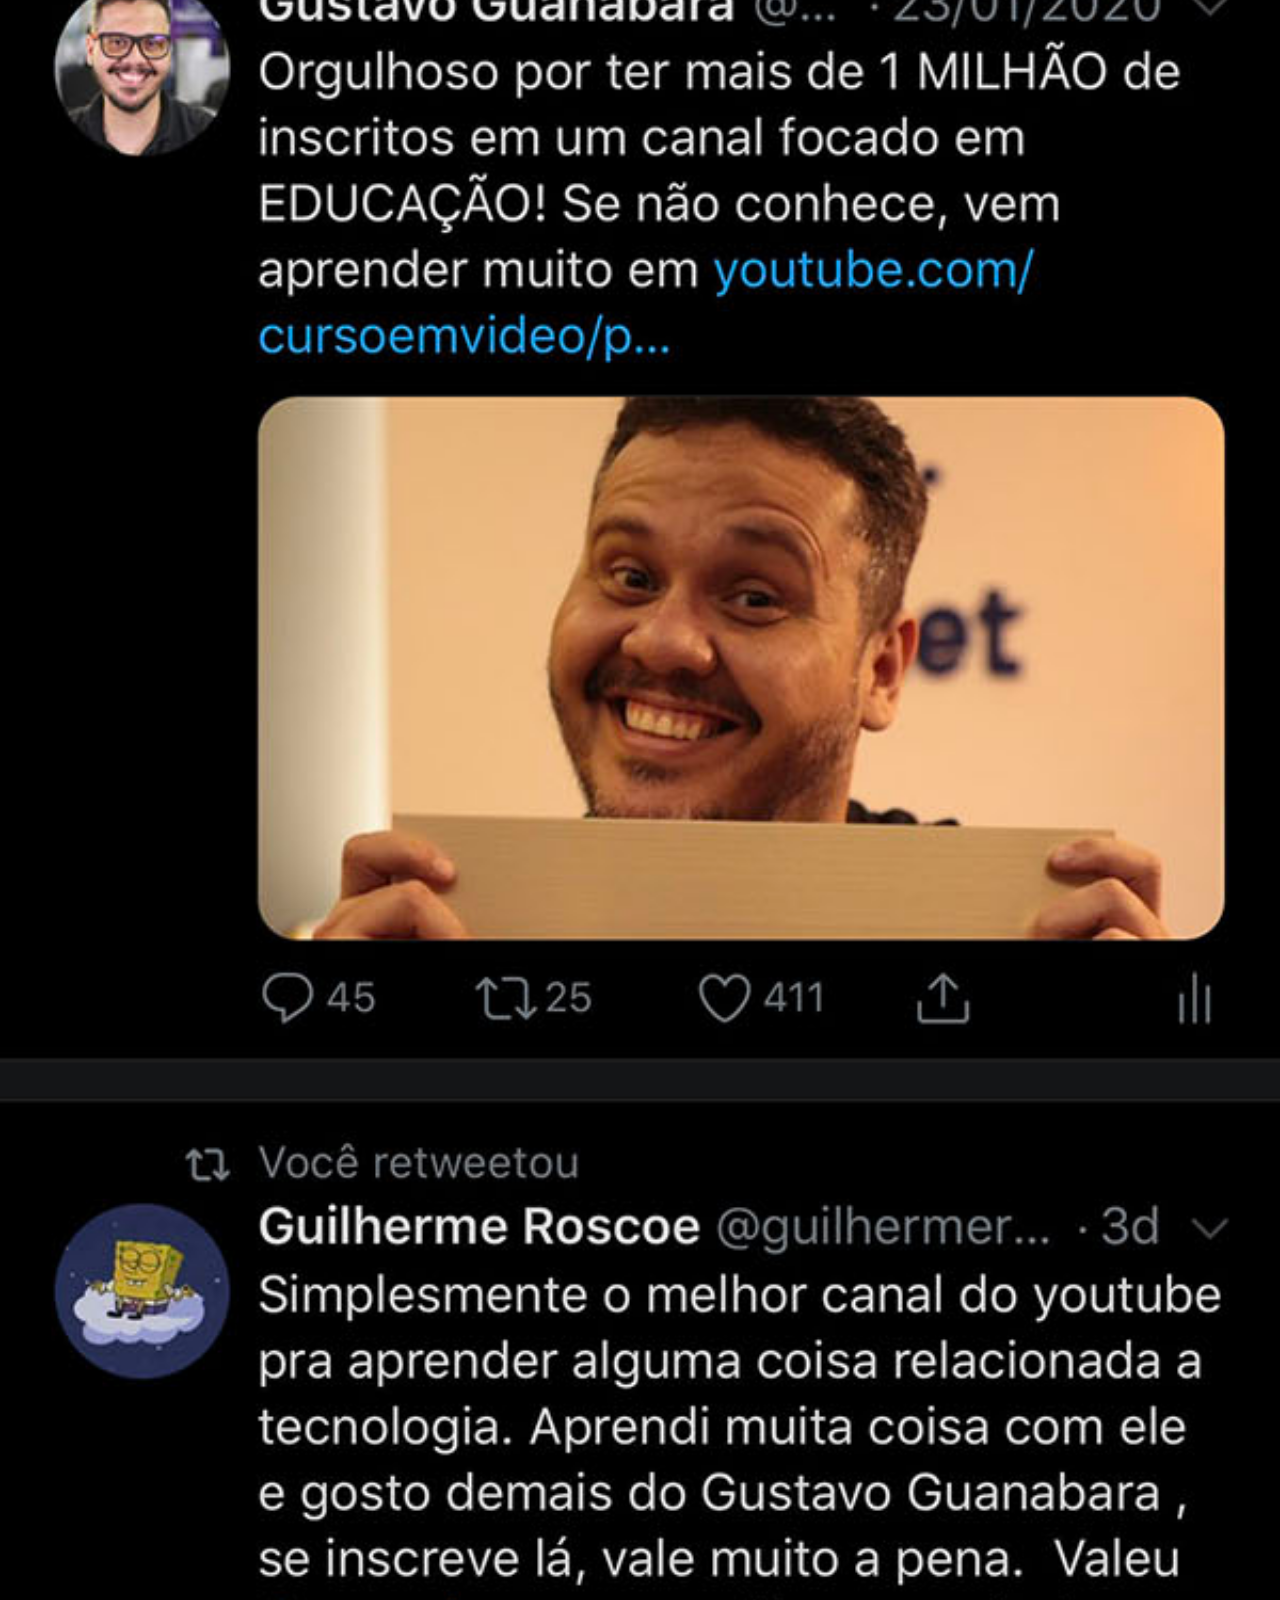
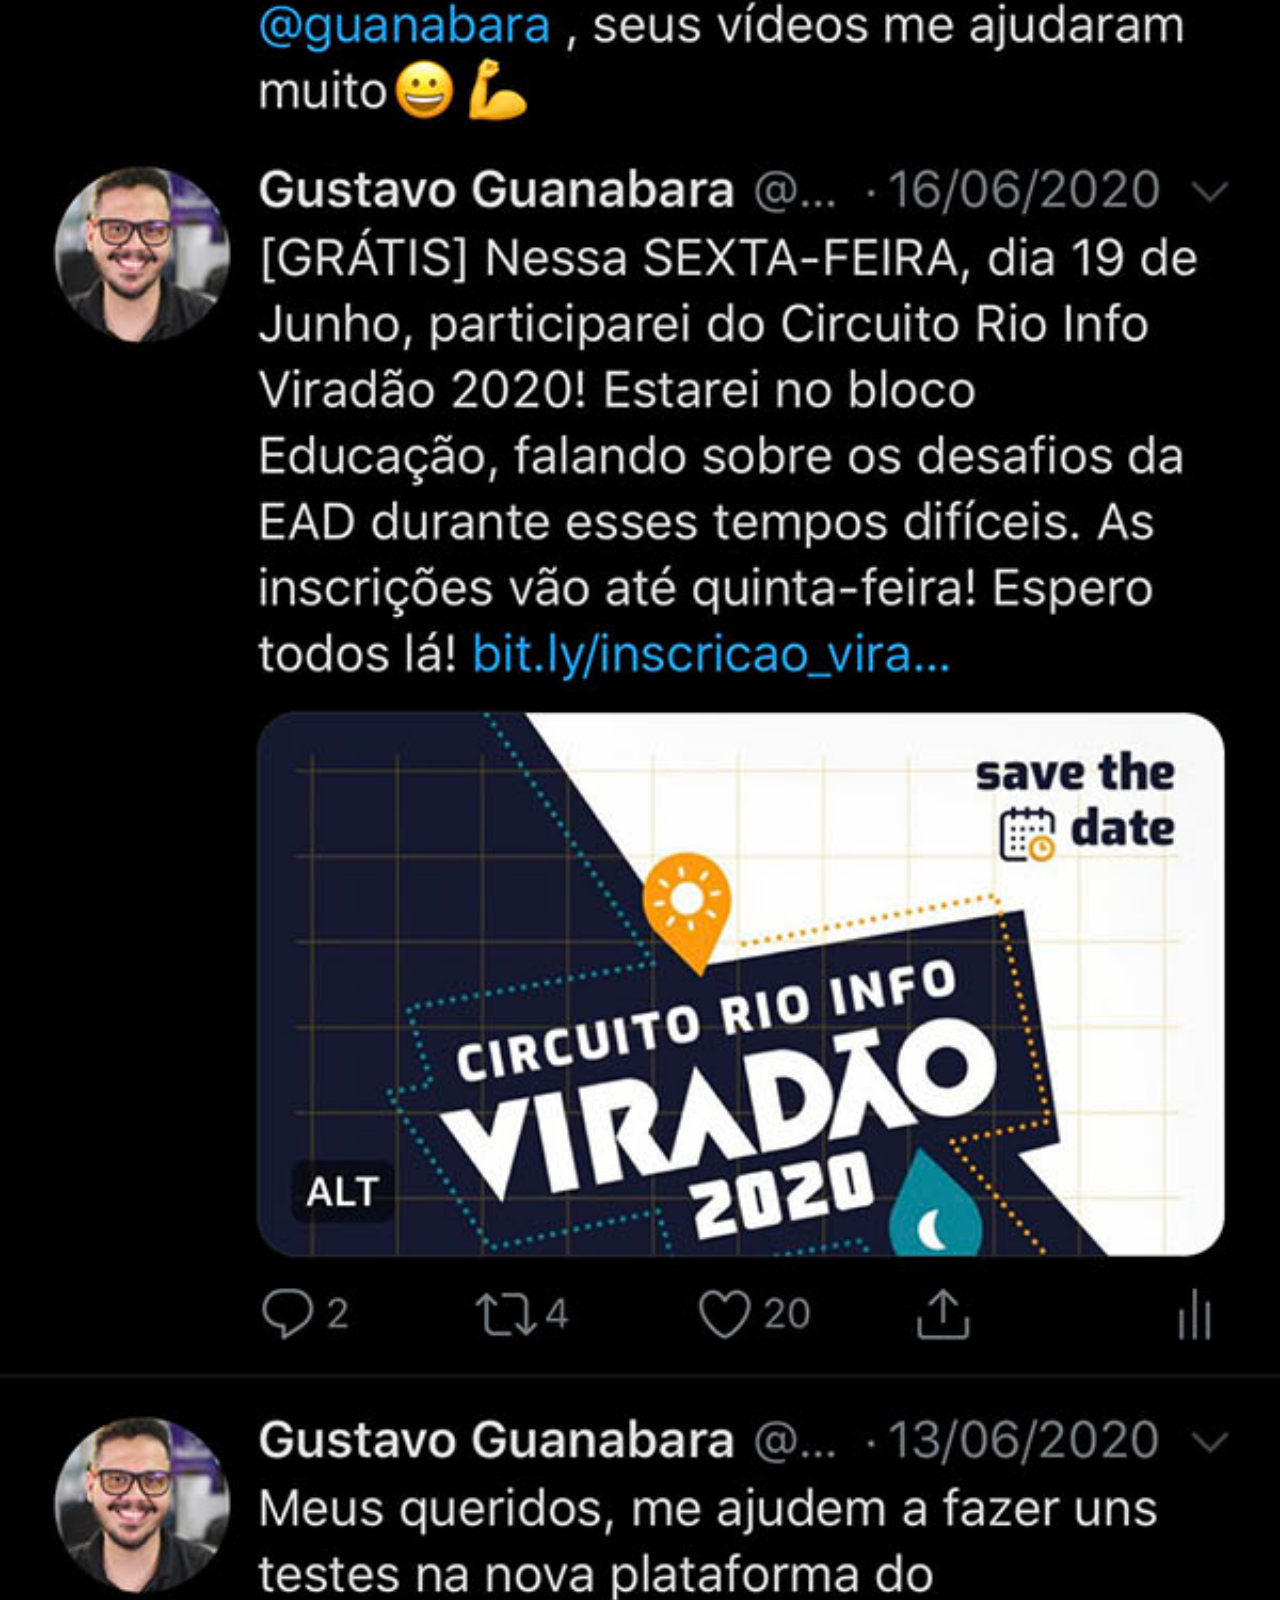
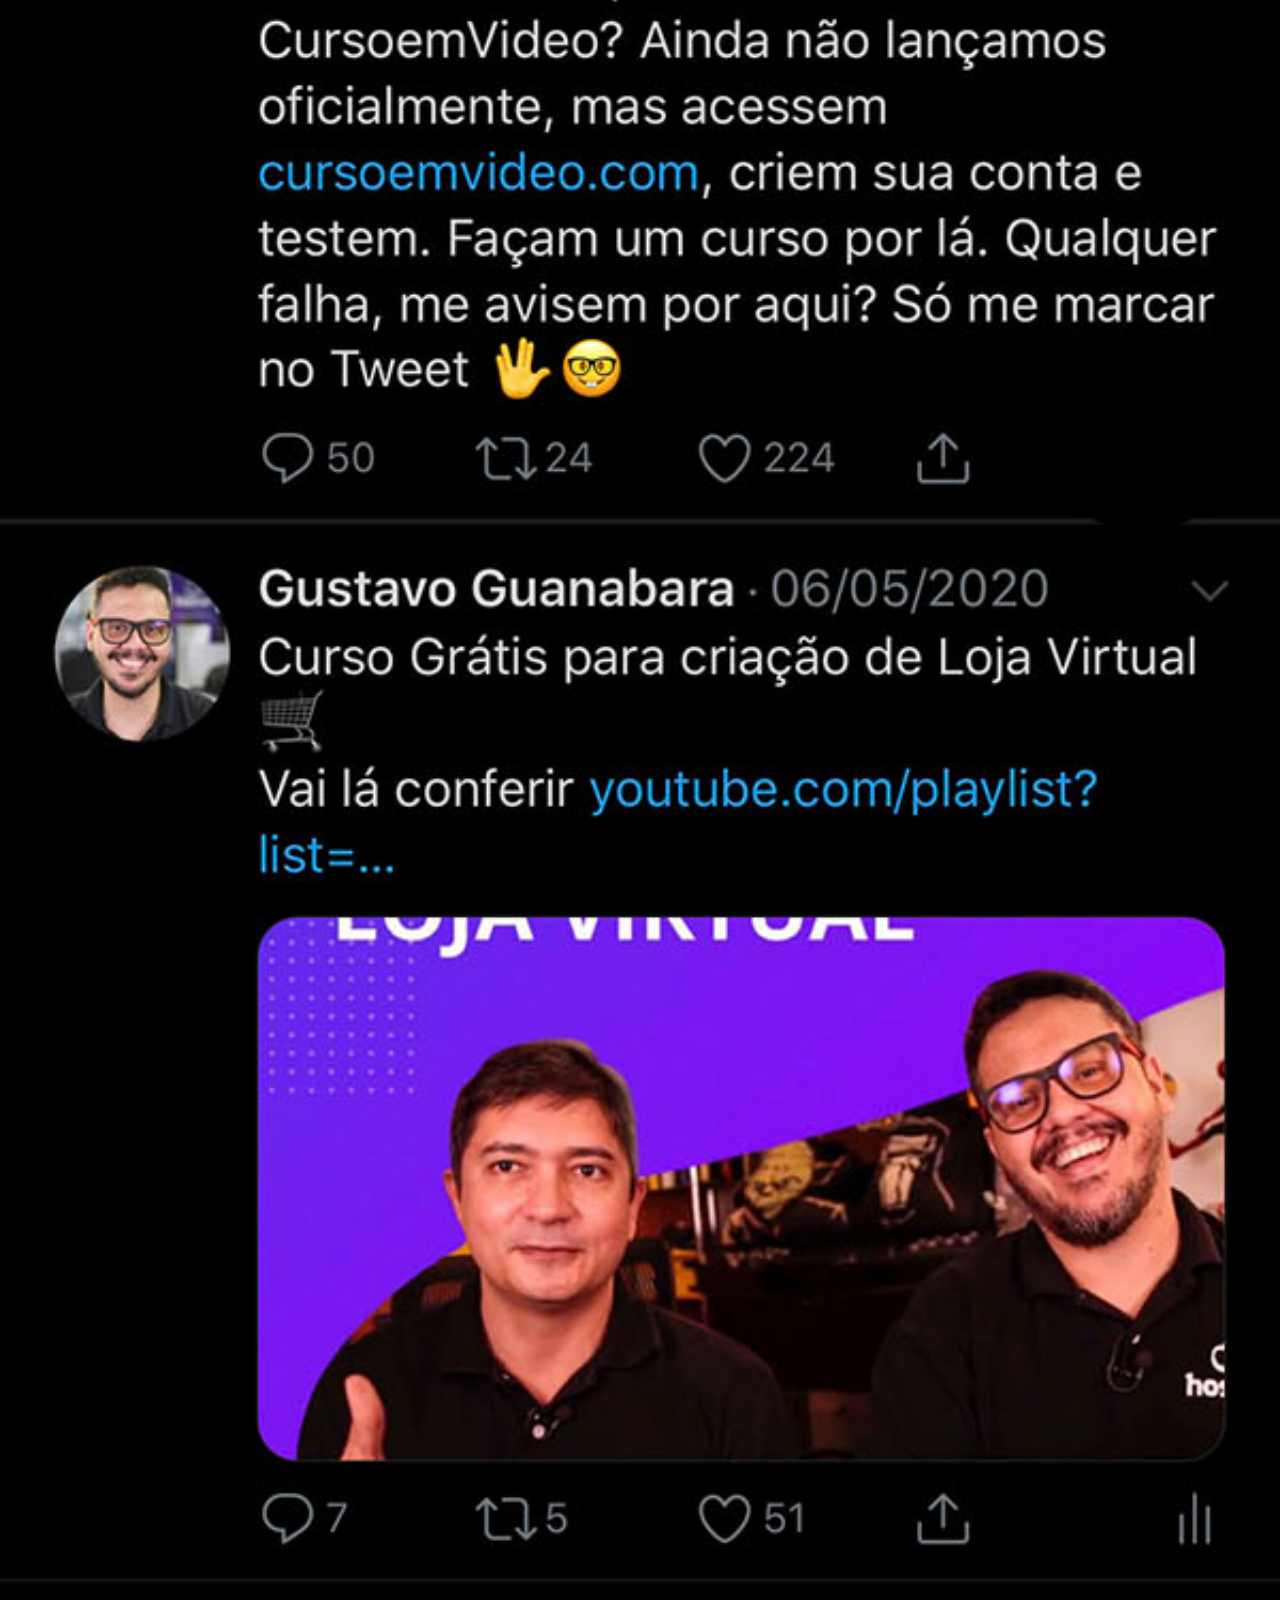
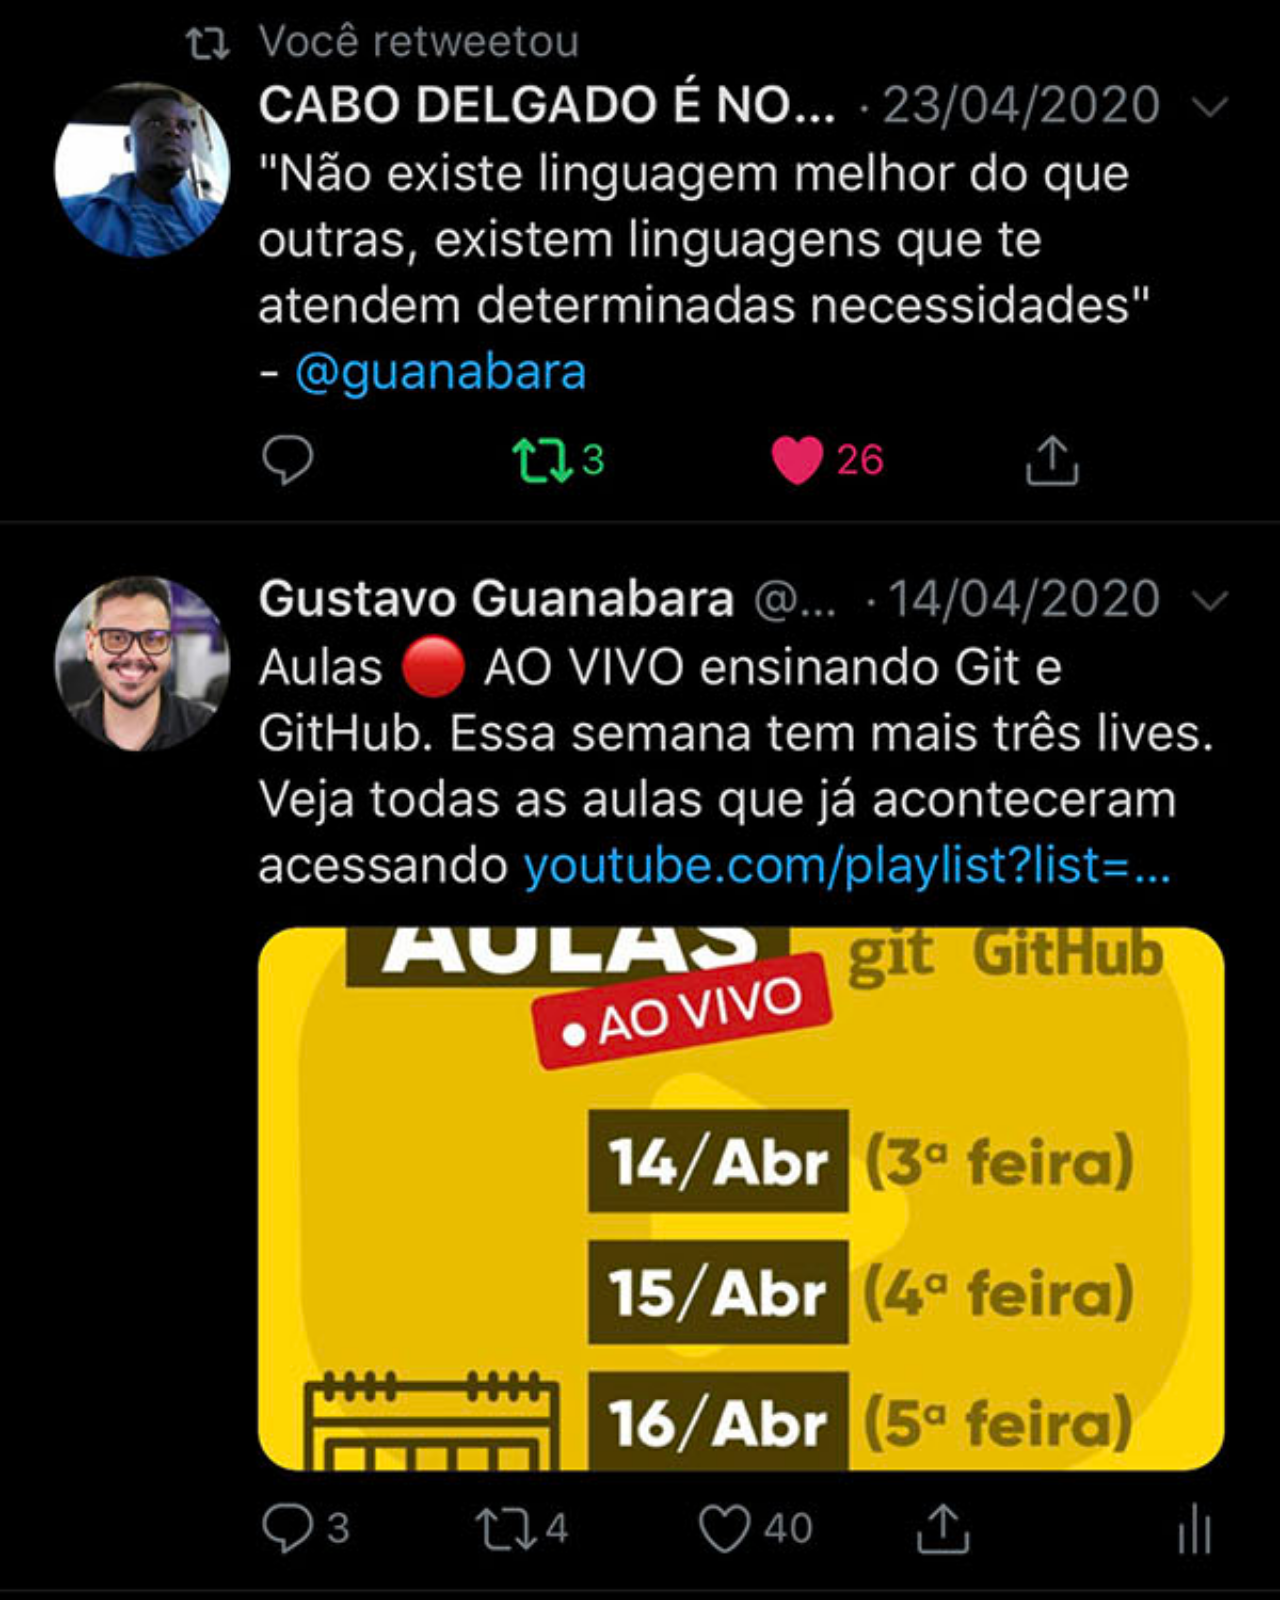
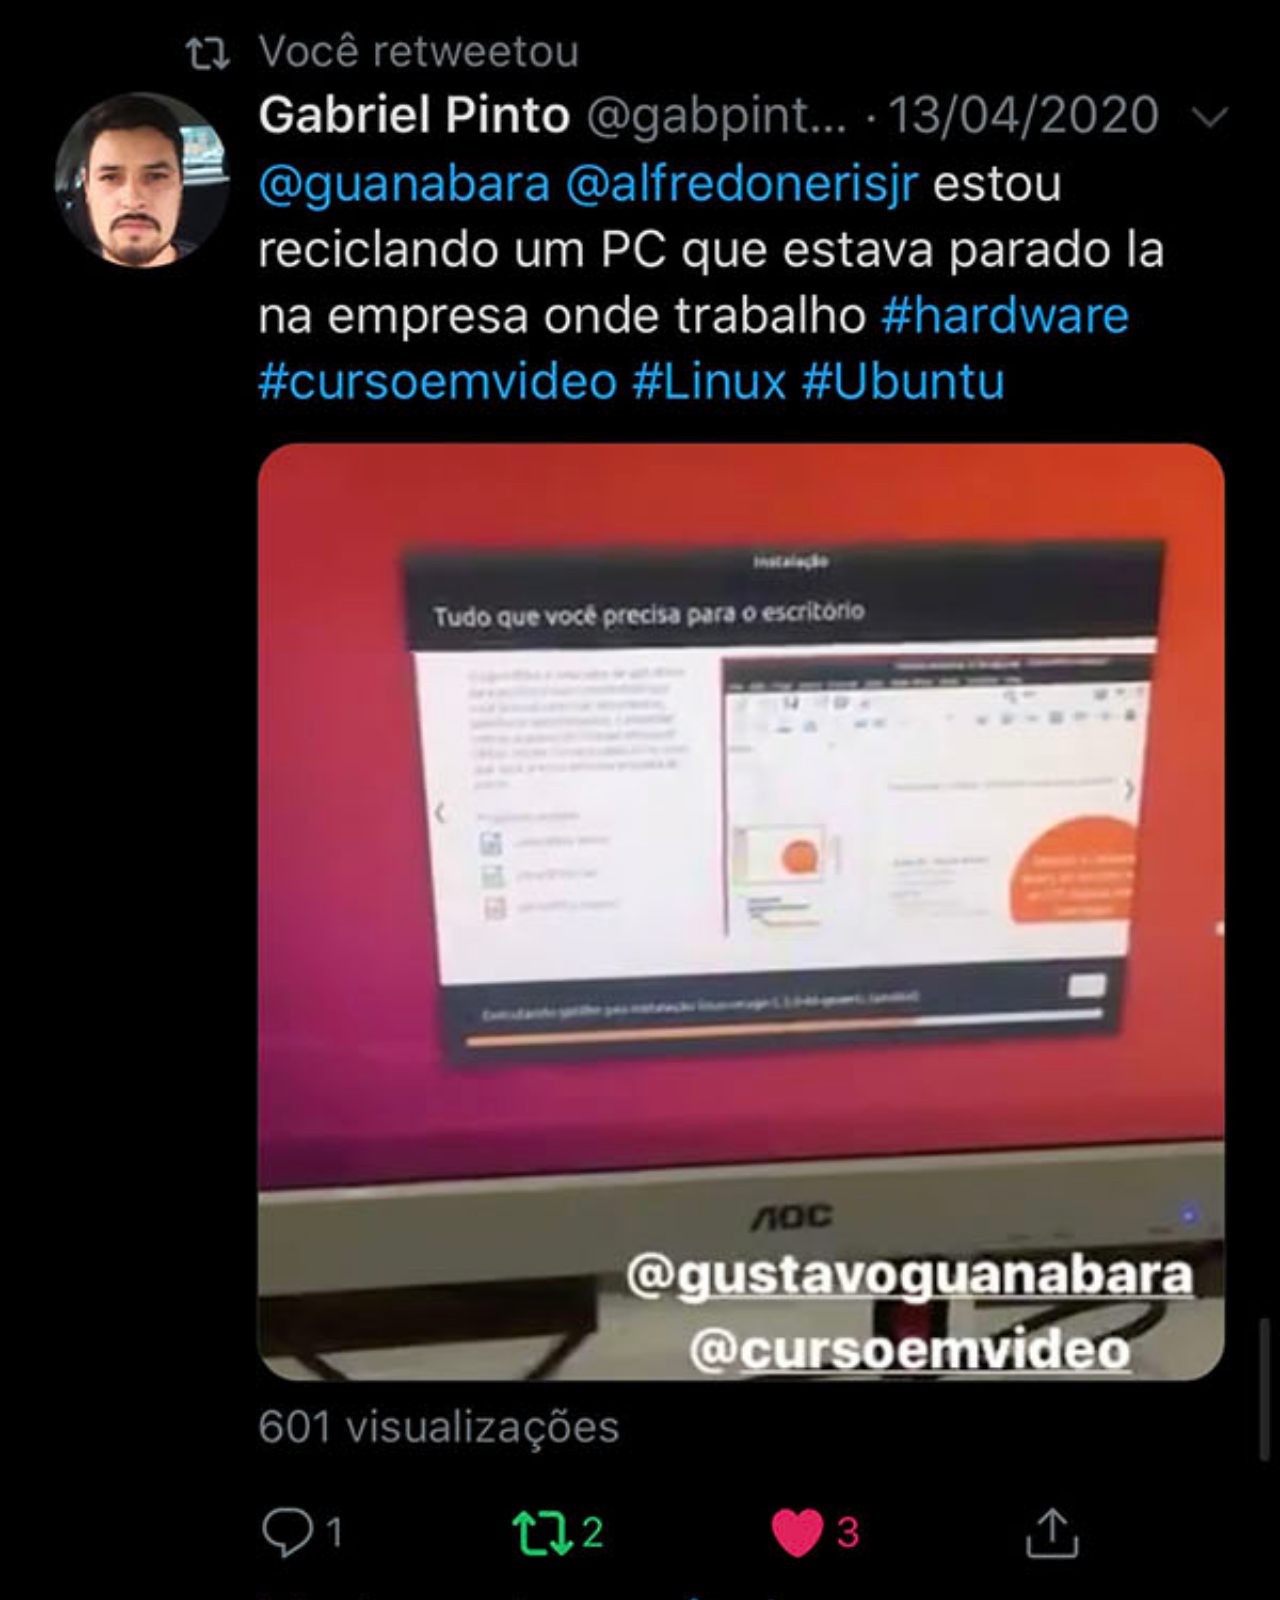
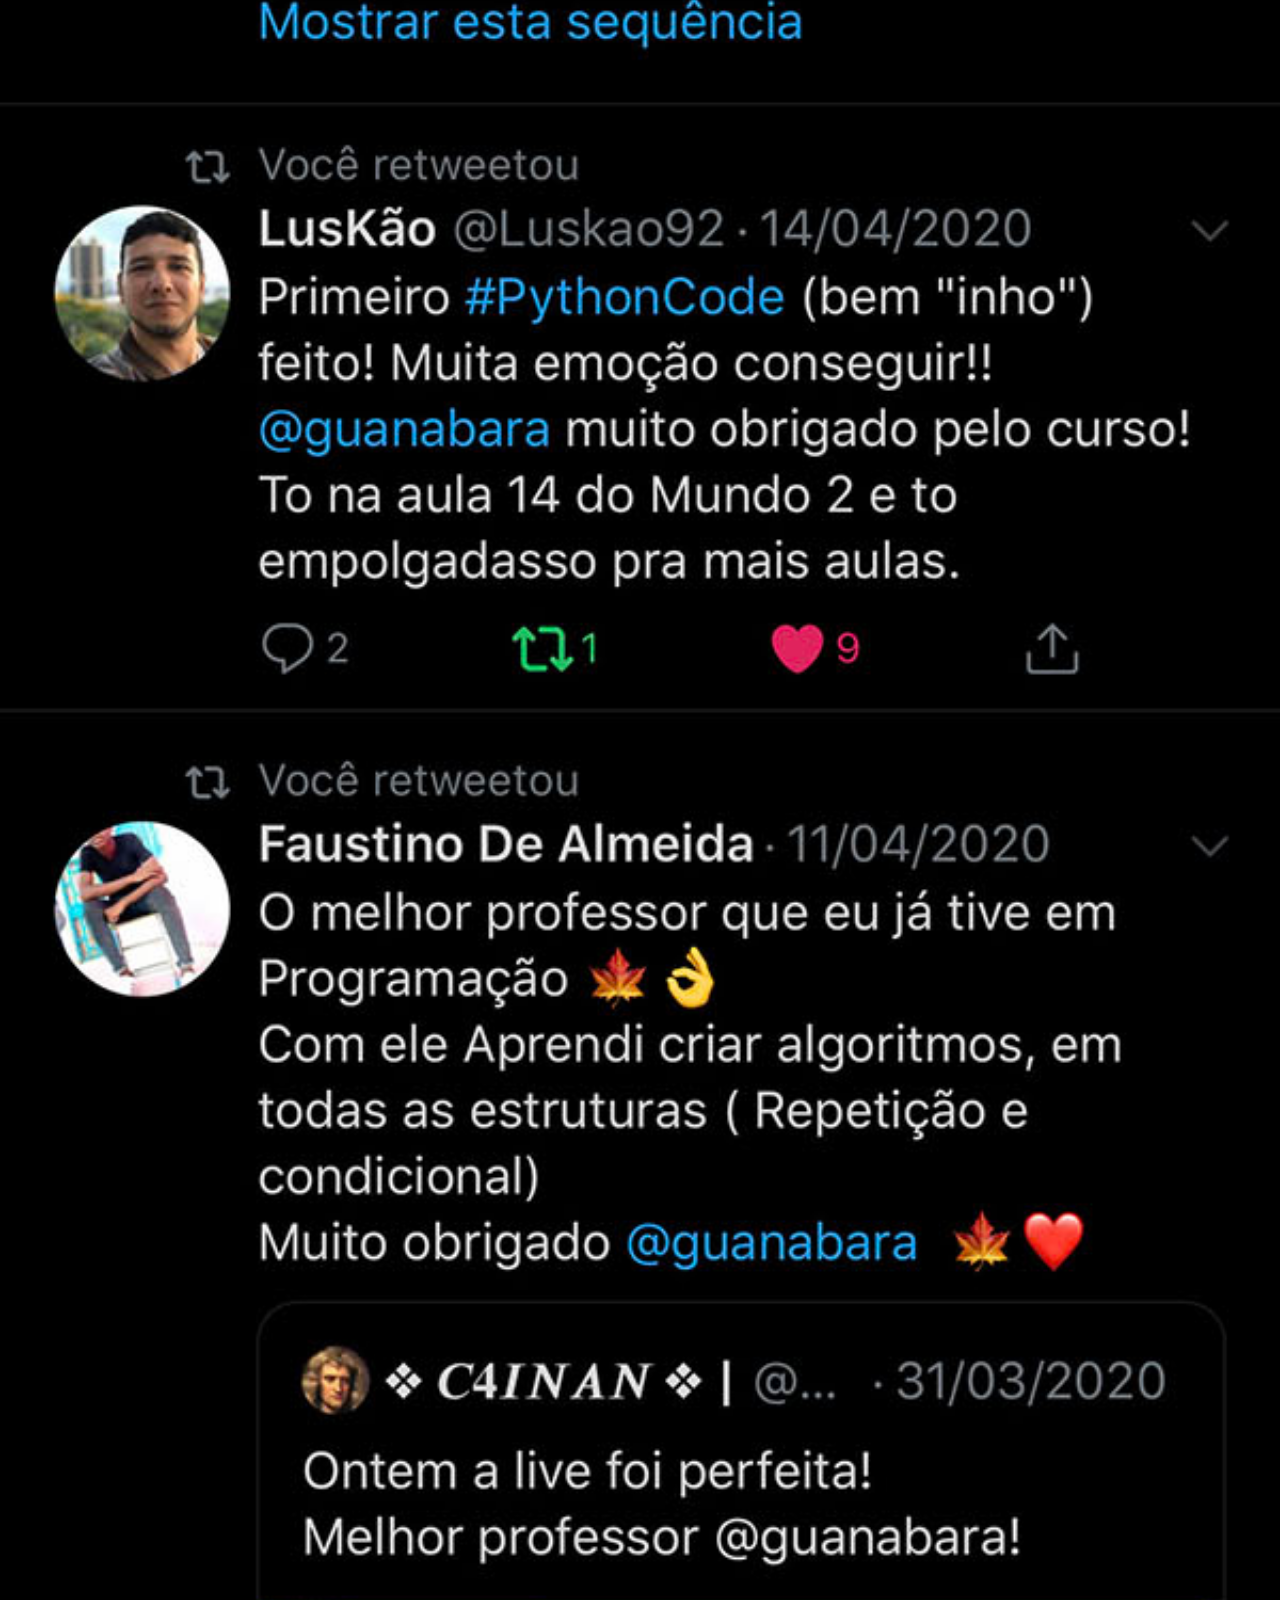
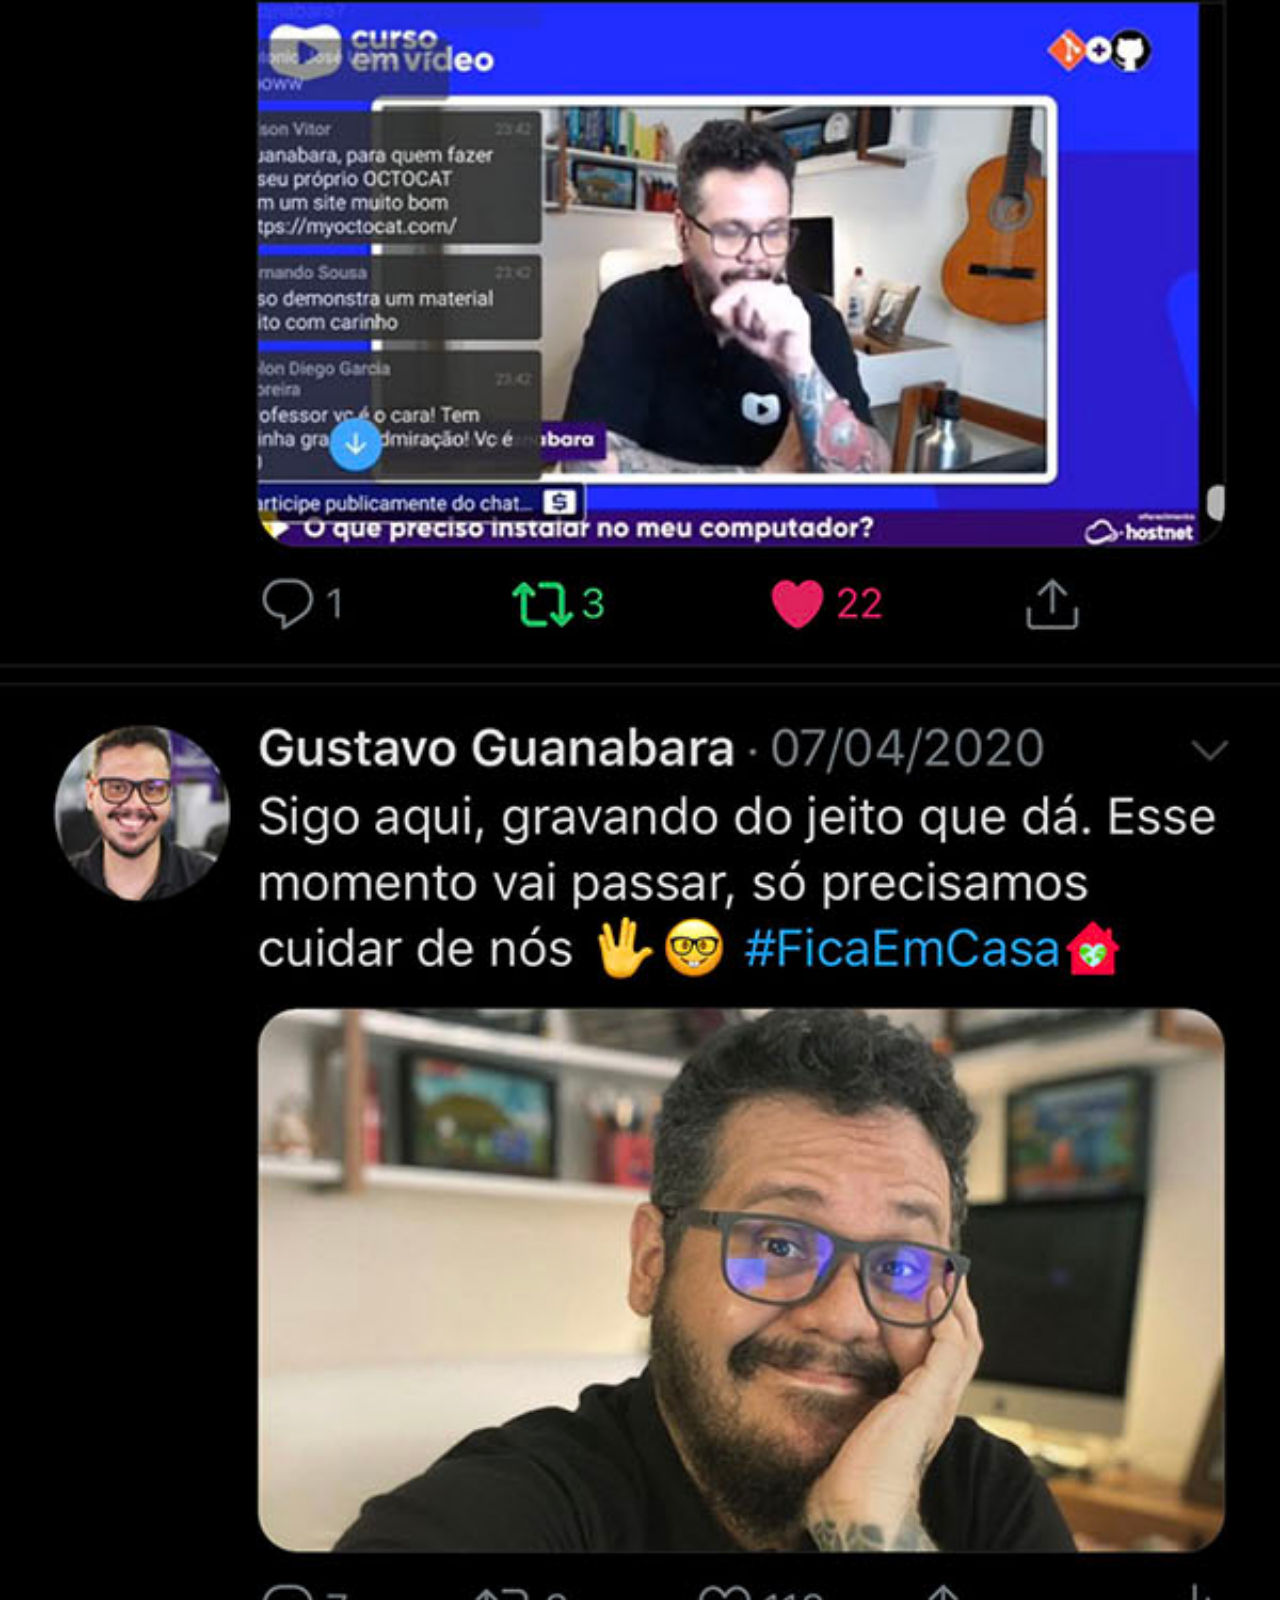
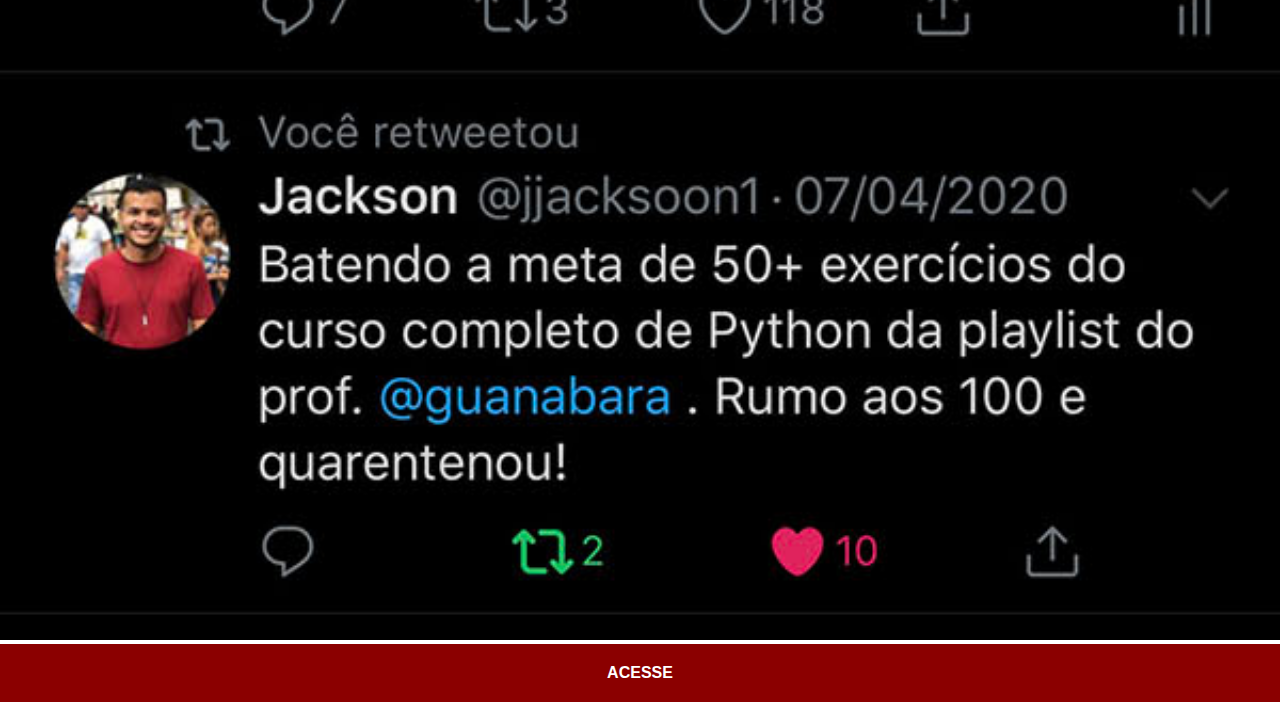
<file: twitter.html>
<!DOCTYPE html>
<html lang="pt-br">
<head>
    <meta charset="UTF-8">
    <meta http-equiv="X-UA-Compatible" content="IE=edge">
    <meta name="viewport" content="width=device-width, initial-scale=1.0">
    <title>Twitter</title>
    <link rel="stylesheet" href="estilos/social.css">
</head>
<body>
    <img src="imagens/tela-twitter.jpg" alt="Instagram">
    <a href="https://twitter.com/home" target="_blank">ACESSE</a>
</body>
</html>
</file>
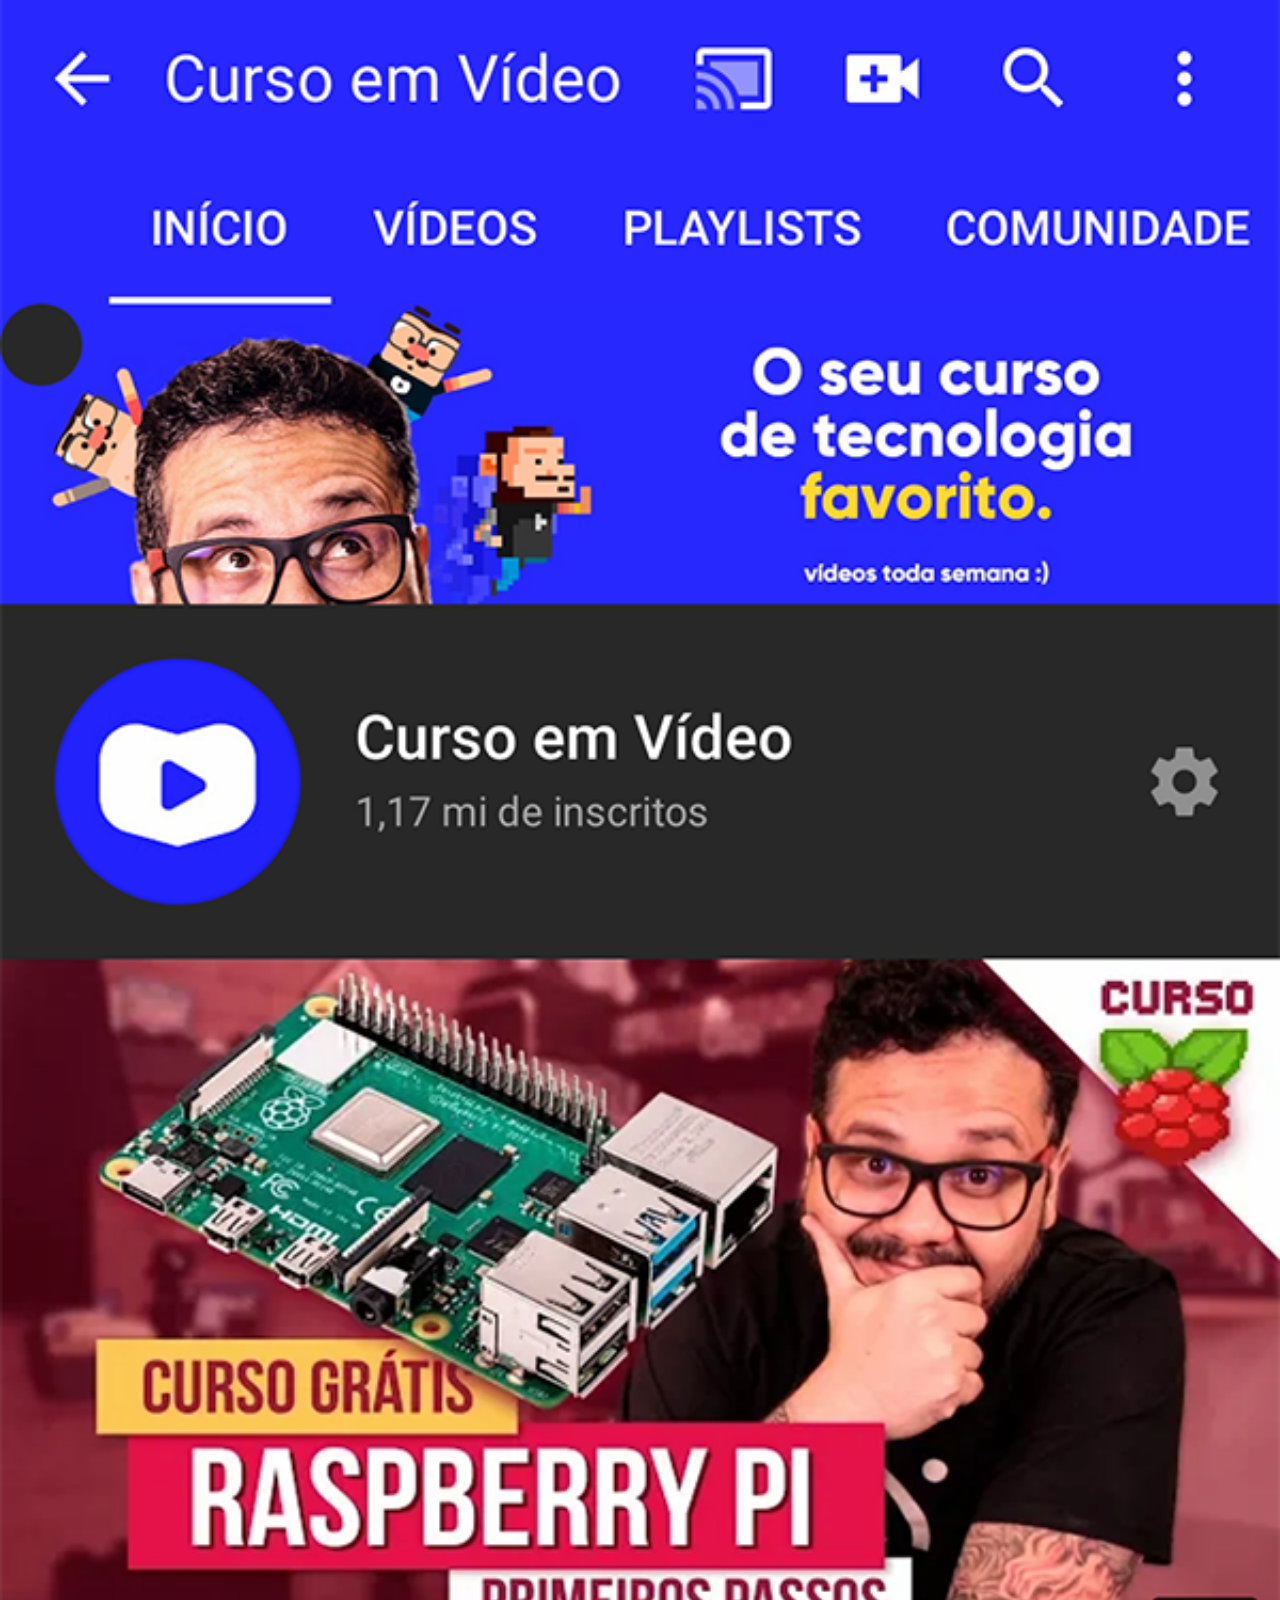
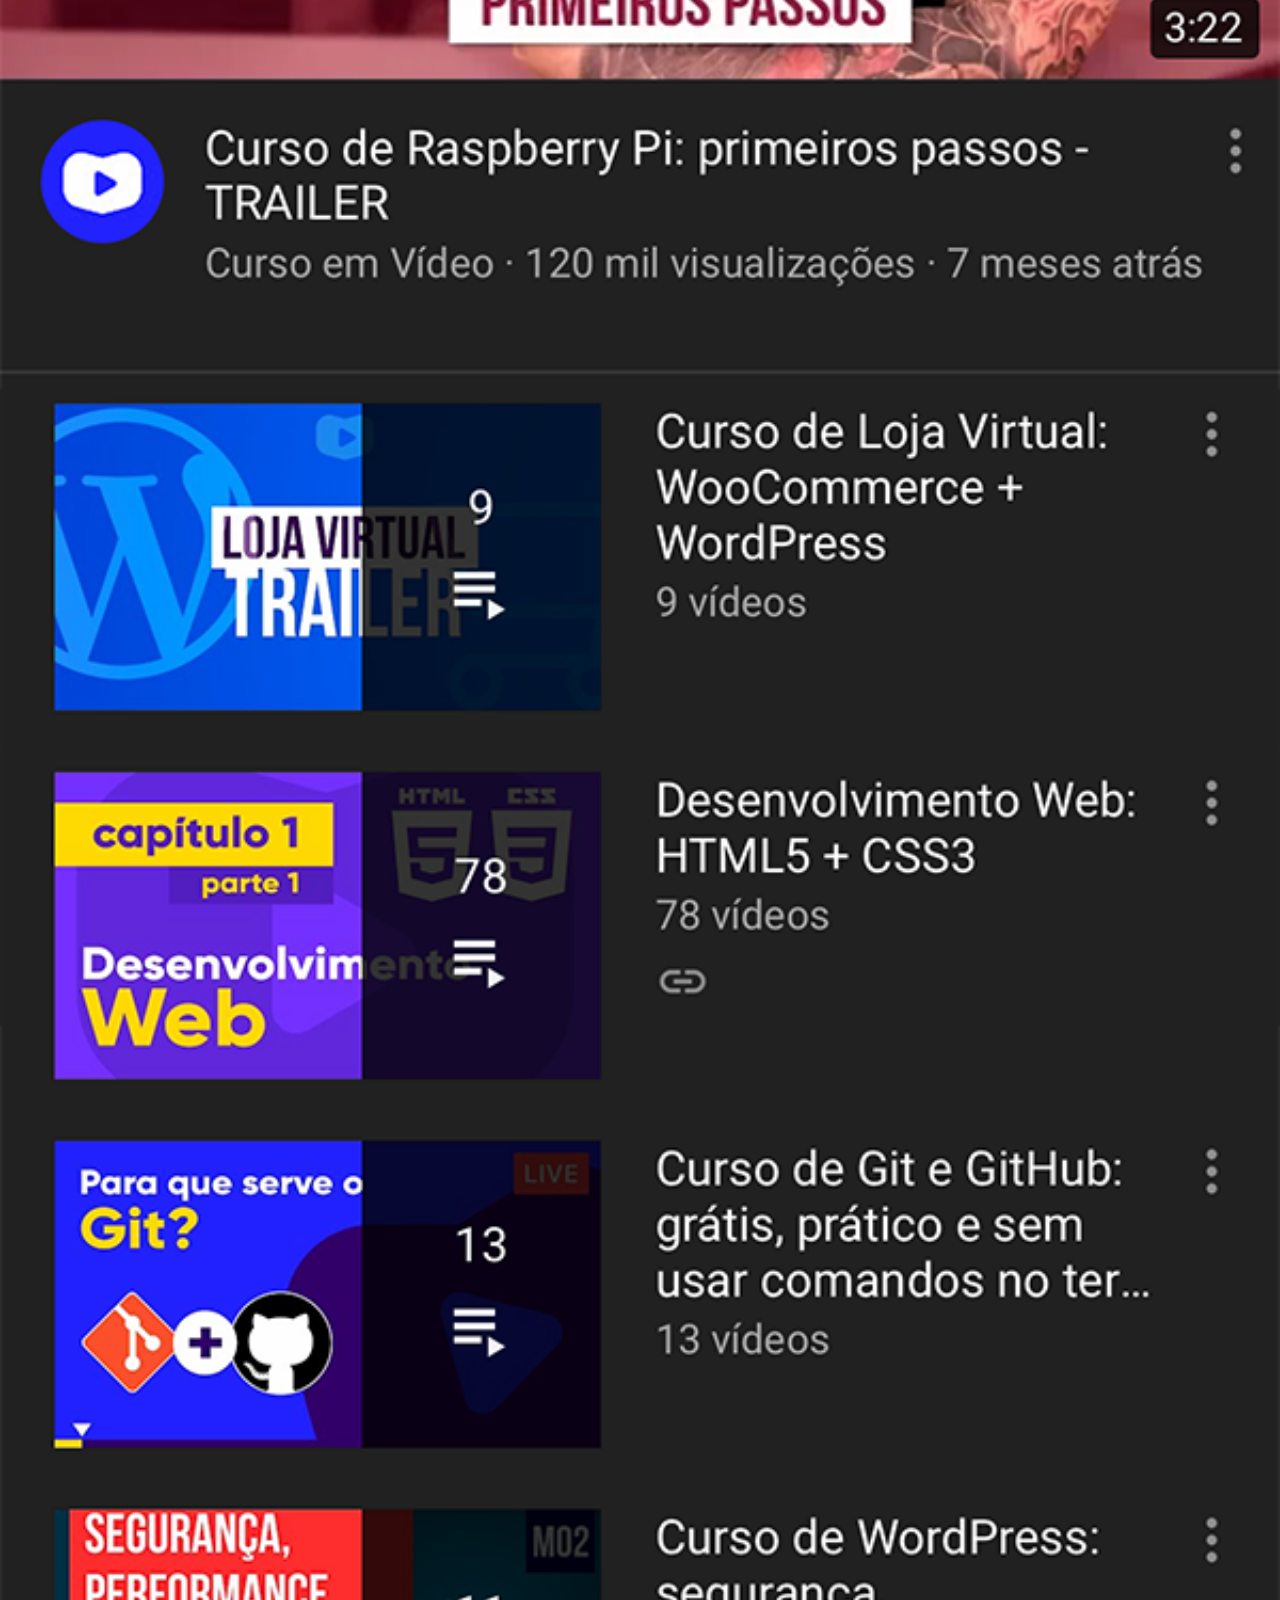
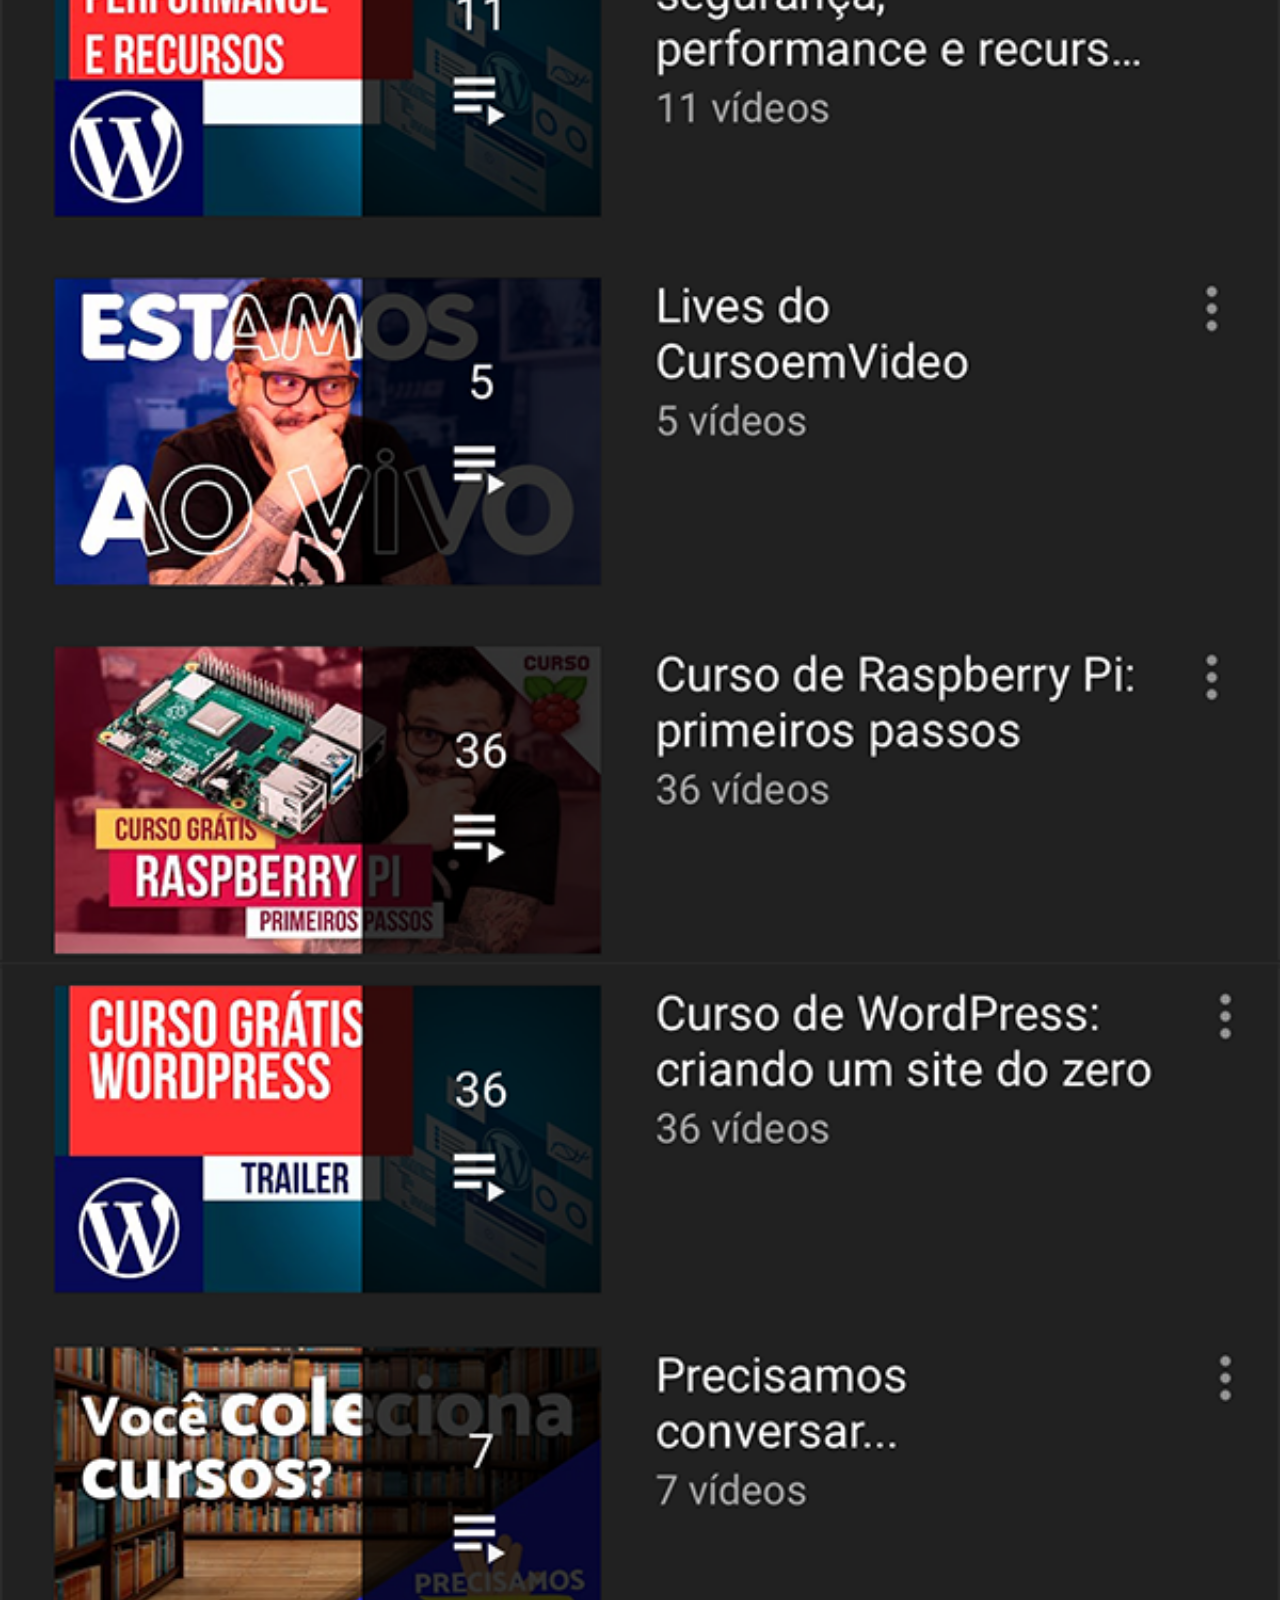
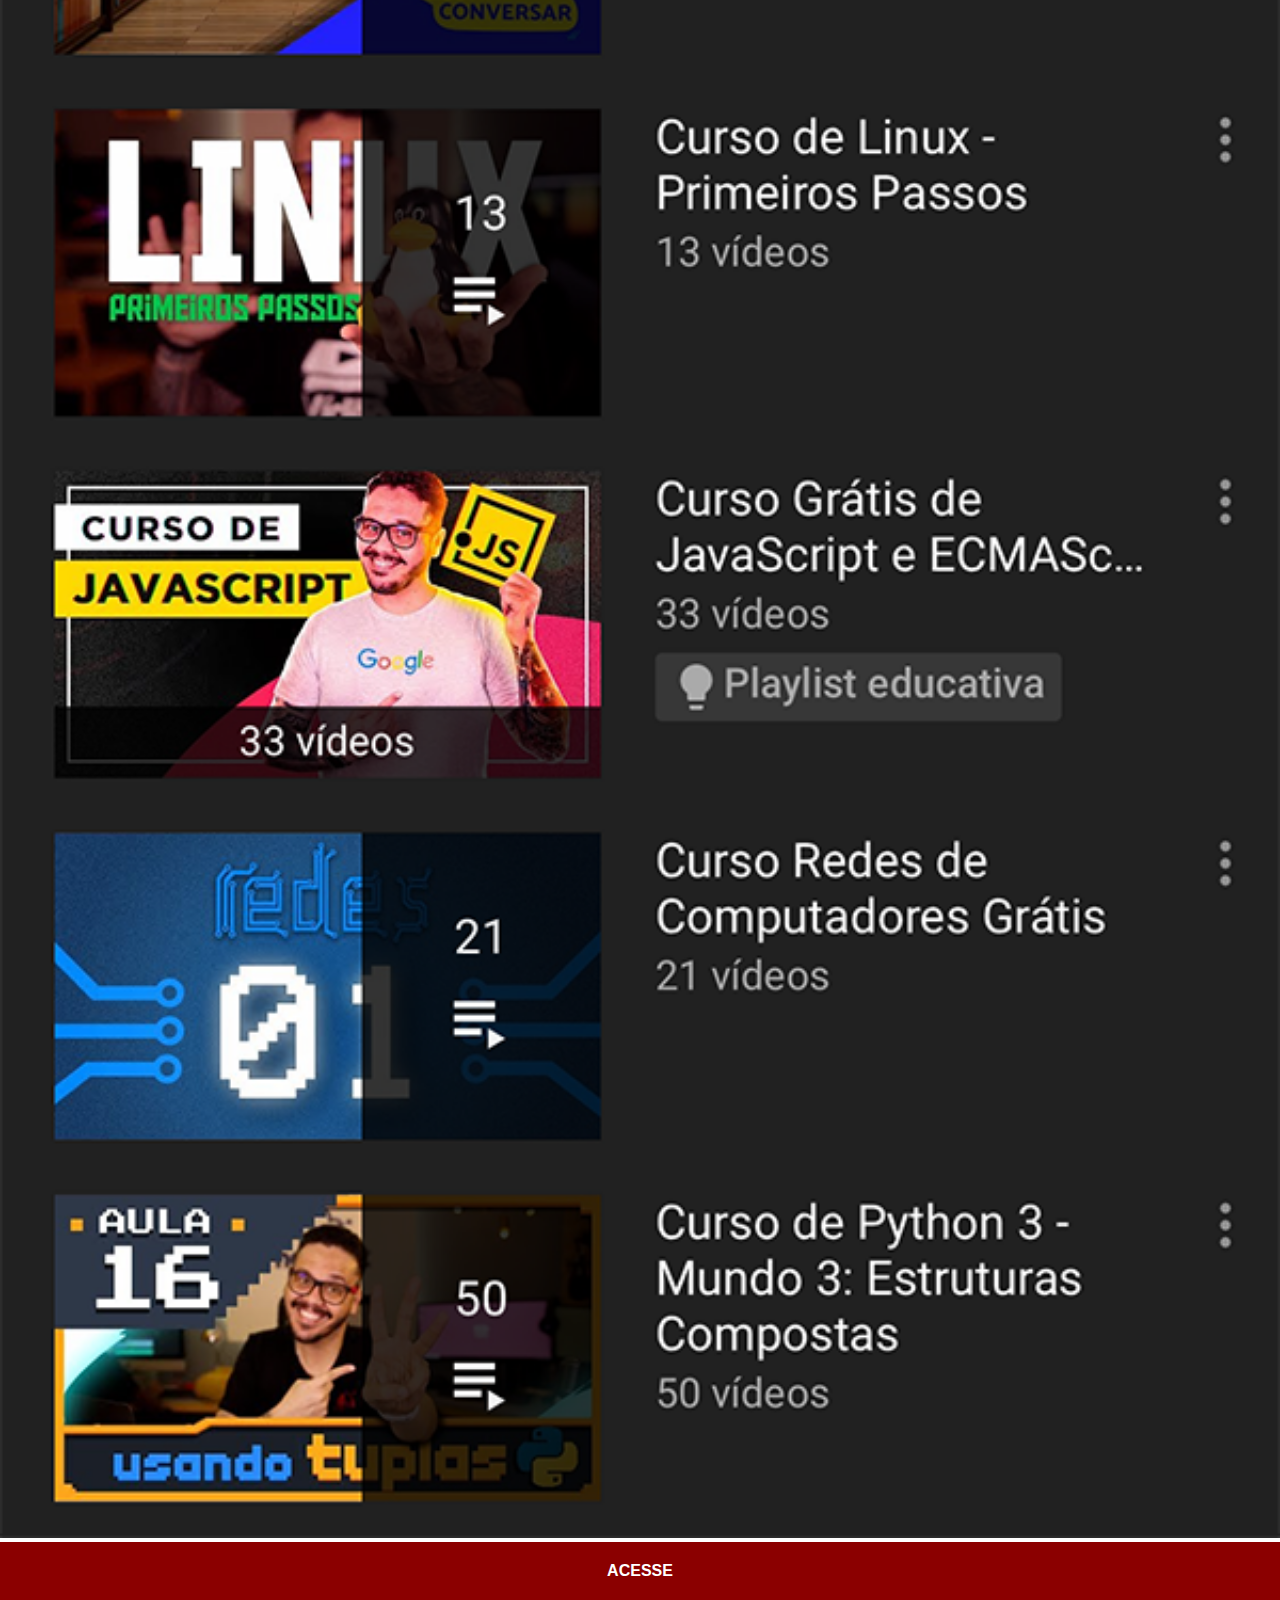
<file: youtube.html>
<!DOCTYPE html>
<html lang="pt-br">
<head>
    <meta charset="UTF-8">
    <meta http-equiv="X-UA-Compatible" content="IE=edge">
    <meta name="viewport" content="width=device-width, initial-scale=1.0">
    <title>Youtube</title>
    <style>
        * {
            margin: 0px;
            padding: 0px;
            font-family: Arial, Helvetica, sans-serif;
        }
        ::-webkit-scrollbar {
            width: 0px;
            height: 0px;
        }

        img {
            width: 100vw;
        }
        a {
            display: block;
            background-color: darkred;
            color: white;
            padding: 20px;
            text-align: center;
            font-weight: bolder;
            text-decoration: none;

        }

    </style>
</head>
<body>
    <img src="imagens/tela-youtube.png" alt="YouTube">
    <a href="https://www.youtube.com/c/CursoemV%C3%ADdeo" target="_blank">ACESSE</a>
</body>
</html>
</file>
<file: estilos/style.css>
@charset "UTF-8";

 * {
    margin: 0px;
    padding: 0px;
    font-family: Arial, Helvetica, sans-serif;
}

html, body {
    height: 100vh;
    width: 100vw;
    background-color: black;
    
}

body {
    background: url('../imagens/fundo-madeira.jpg')no-repeat top center;
    background-size: cover;
    background-attachment: fixed;
}

main {
    position: relative;
    height: 100vh;
    
}

section#telefone {
    position: absolute;
    top: 50%;
    left: 50%;
    transform: translate(-50%, -50%);

    height: 627px;
    width: 311px;
    background: url(../imagens/frame-iphone.png)no-repeat;
}

iframe#tela {
    position: relative;
    top: 80px;
    left: 22px;
    width: 269px;
    height: 471px;
}

section#redes-sociais {
    text-align: right;
}
section#redes-sociais img {
    width: 50px;
    margin: 10px;
    border-radius: 50%;
    box-shadow: 2px 2px 5px rgba(0, 0, 0, 0.402);
    box-sizing: border-box;
}

section#redes-sociais img:hover {
    border: 2px solid rgba(255, 255, 255, 0.605);
    transform: translate(-3px, -3px);
    box-shadow: 5px 5px 10px rgba(0, 0, 0, 0.6);
    transition: transform .5s, border 1s;
}
</file>
<file: estilos/social.css>
@charset "UTF-8";


* {
    margin: 0px;
    padding: 0px;
    font-family: Arial, Helvetica, sans-serif;
}
::-webkit-scrollbar {
    width: 0px;
    height: 0px;
}

img {
    width: 100vw;
}
a {
    display: block;
    background-color: darkred;
    color: white;
    padding: 20px;
    text-align: center;
    font-weight: bolder;
    text-decoration: none;

}

a:hover {
    background-color: red;
}
</file>
